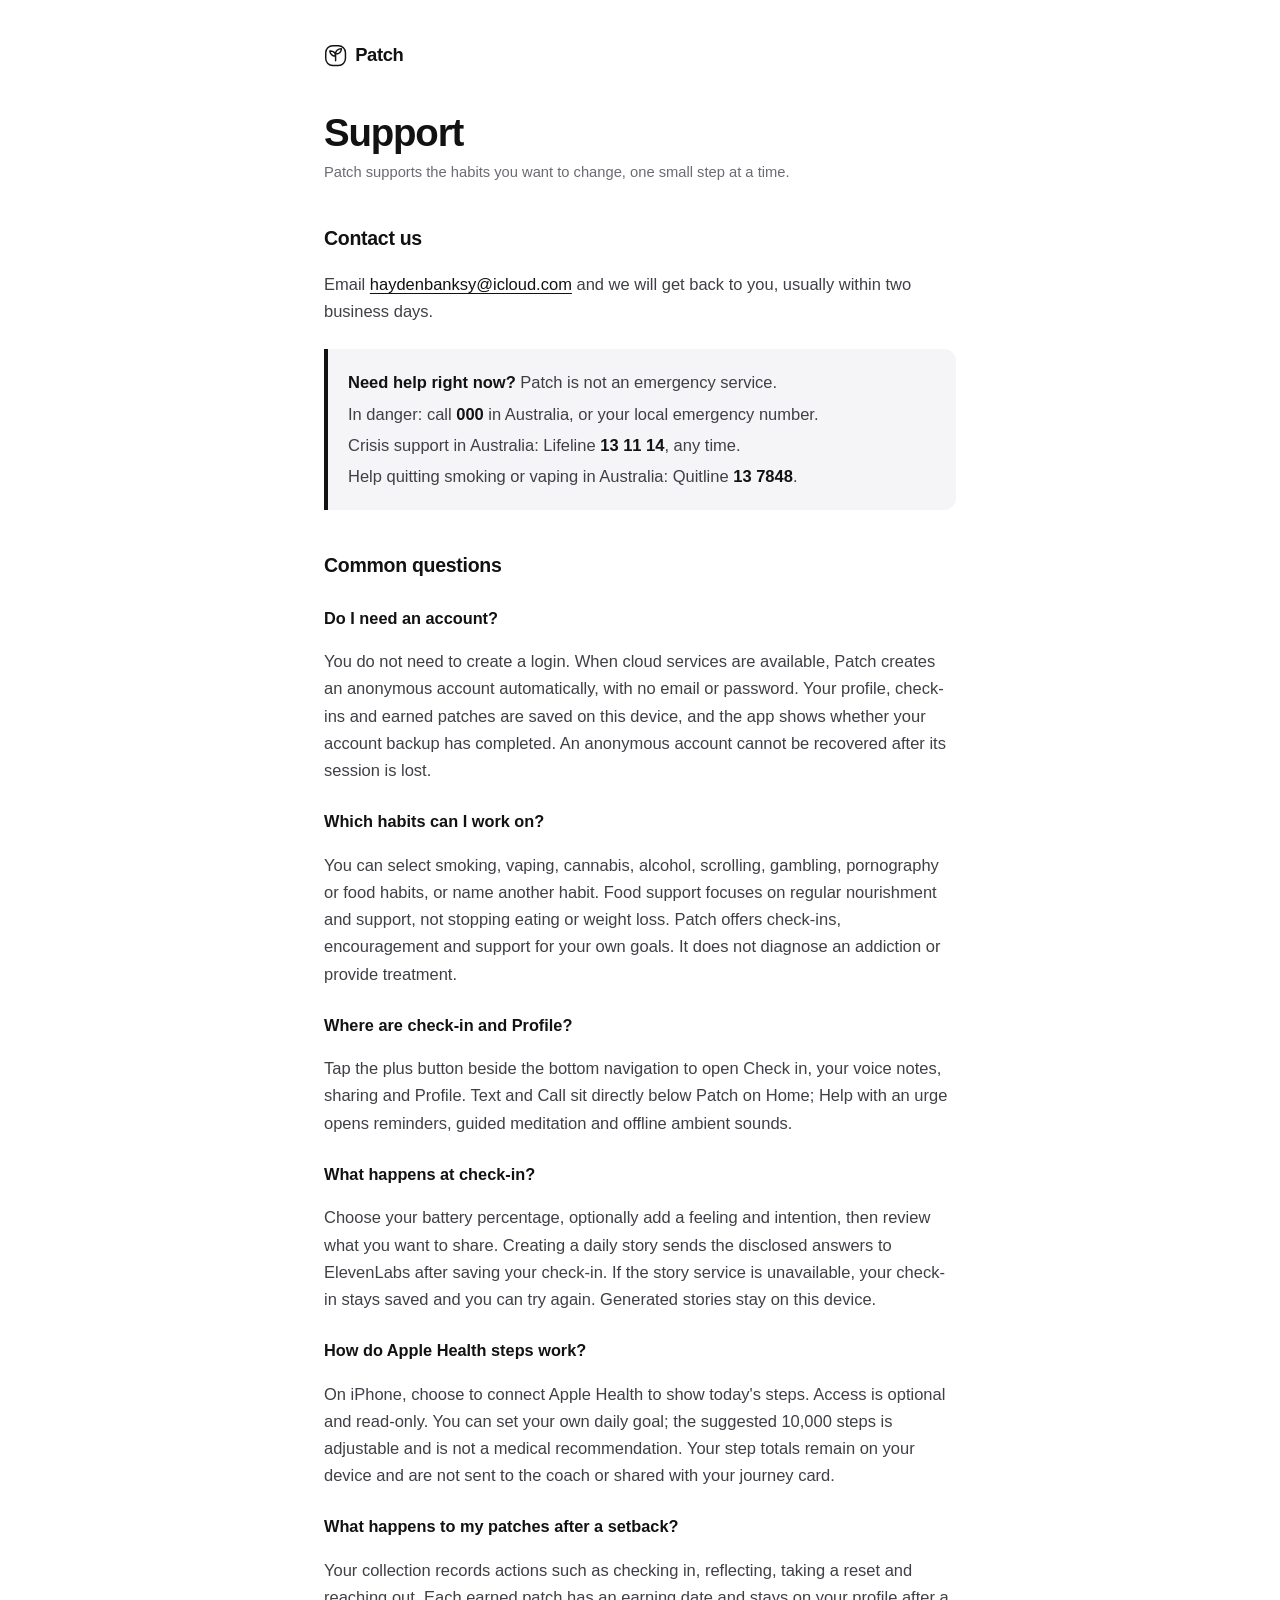
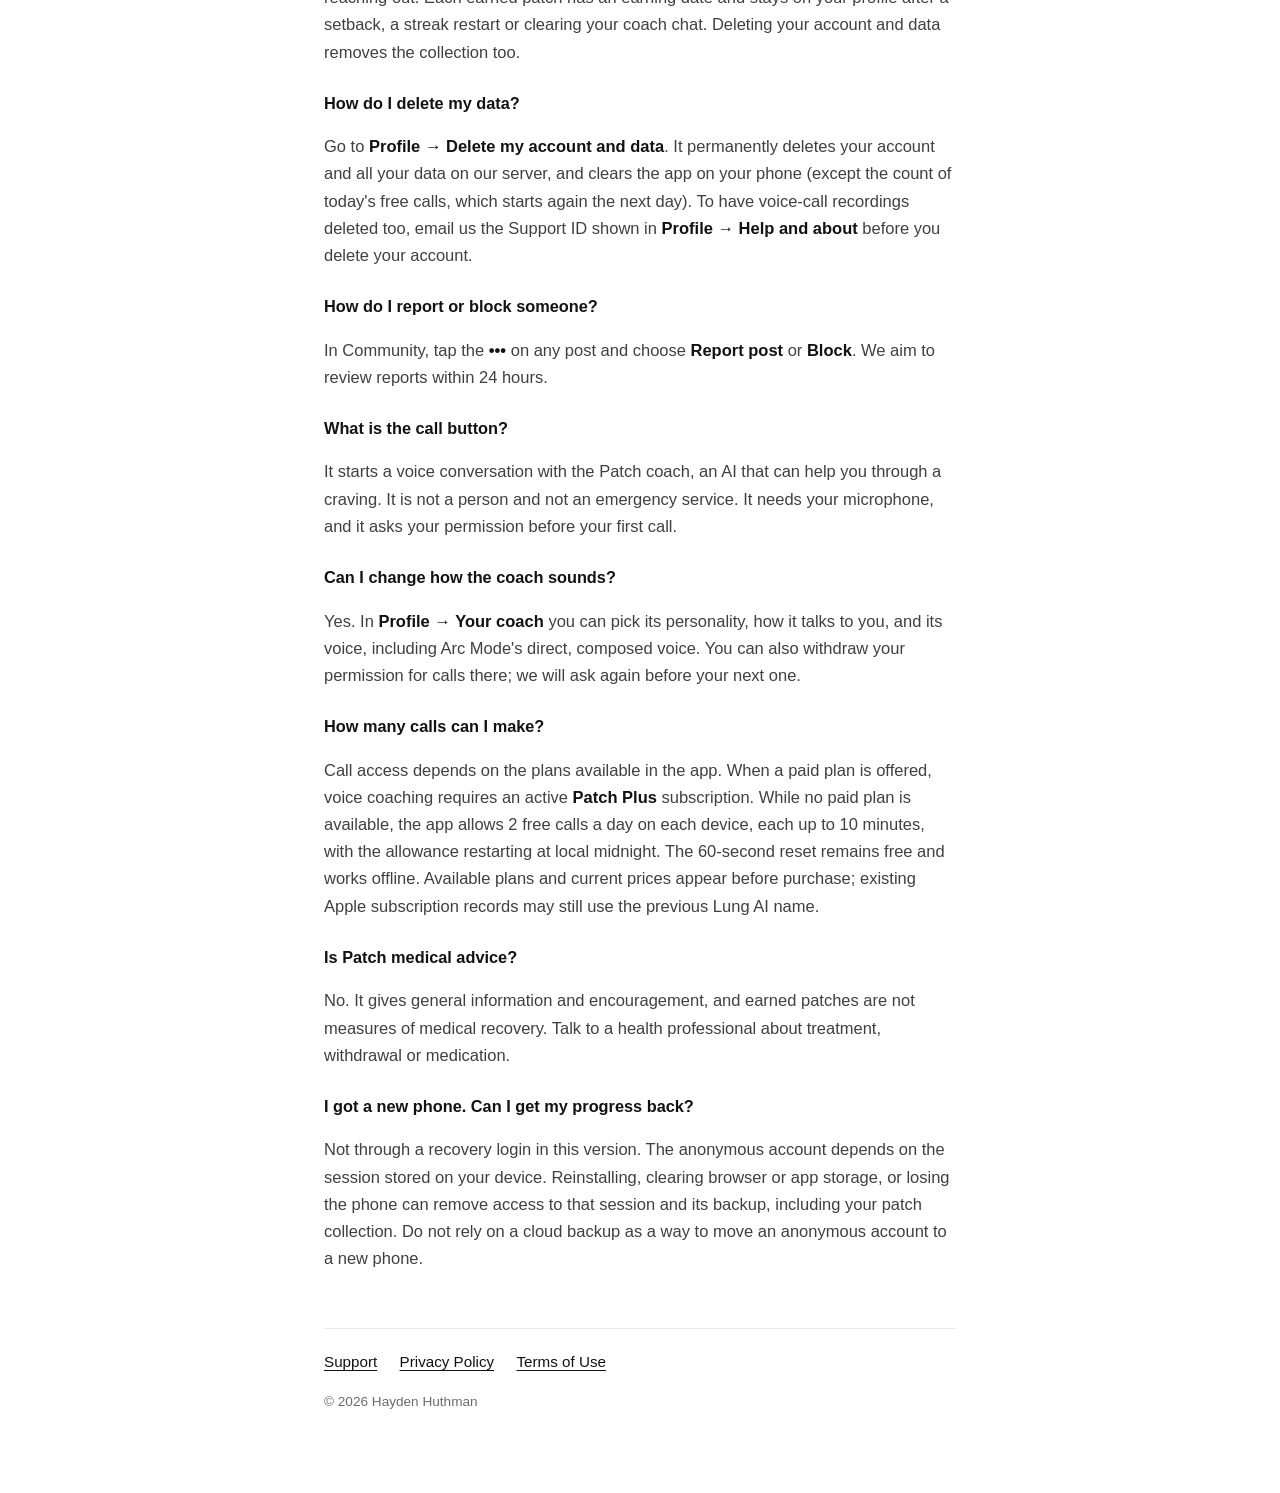
<file: index.html>
<!doctype html>
<html lang="en-AU">
<head>
<meta charset="utf-8">
<meta name="viewport" content="width=device-width, initial-scale=1">
<title>Patch Support</title>
<meta name="description" content="Help with Patch, your companion for changing habits, daily check-ins and earned patches.">
<link rel="stylesheet" href="site.css">
</head>
<body>
<main>
  <a class="brand" href="./">
    <svg viewBox="0 0 40 40" aria-hidden="true"><rect x="3" y="3" width="34" height="34" rx="12" fill="none" stroke="currentColor" stroke-width="2.5"/><path d="M20 29V18m0 3C11 21 10 12 10 12s10-1 10 9Zm0-4c0-8 10-9 10-9s0 10-10 9Z" fill="none" stroke="currentColor" stroke-width="2.5" stroke-linecap="round" stroke-linejoin="round"/></svg>
    Patch
  </a>

  <h1>Support</h1>
  <p class="meta">Patch supports the habits you want to change, one small step at a time.</p>

  <h2>Contact us</h2>
  <p>Email <a href="mailto:haydenbanksy@icloud.com">haydenbanksy@icloud.com</a> and we will get back to you, usually within two business days.</p>

  <div class="urgent" role="note">
    <p><strong>Need help right now?</strong> Patch is not an emergency service.</p>
    <p>In danger: call <strong>000</strong> in Australia, or your local emergency number.</p>
    <p>Crisis support in Australia: Lifeline <strong>13 11 14</strong>, any time.</p>
    <p>Help quitting smoking or vaping in Australia: Quitline <strong>13 7848</strong>.</p>
  </div>

  <h2>Common questions</h2>

  <h3>Do I need an account?</h3>
  <p>You do not need to create a login. When cloud services are available, Patch creates an anonymous account automatically, with no email or password. Your profile, check-ins and earned patches are saved on this device, and the app shows whether your account backup has completed. An anonymous account cannot be recovered after its session is lost.</p>

  <h3>Which habits can I work on?</h3>
  <p>You can select smoking, vaping, cannabis, alcohol, scrolling, gambling, pornography or food habits, or name another habit. Food support focuses on regular nourishment and support, not stopping eating or weight loss. Patch offers check-ins, encouragement and support for your own goals. It does not diagnose an addiction or provide treatment.</p>

  <h3>Where are check-in and Profile?</h3>
  <p>Tap the plus button beside the bottom navigation to open Check in, your voice notes, sharing and Profile. Text and Call sit directly below Patch on Home; Help with an urge opens reminders, guided meditation and offline ambient sounds.</p>

  <h3>What happens at check-in?</h3>
  <p>Choose your battery percentage, optionally add a feeling and intention, then review what you want to share. Creating a daily story sends the disclosed answers to ElevenLabs after saving your check-in. If the story service is unavailable, your check-in stays saved and you can try again. Generated stories stay on this device.</p>

  <h3>How do Apple Health steps work?</h3>
  <p>On iPhone, choose to connect Apple Health to show today's steps. Access is optional and read-only. You can set your own daily goal; the suggested 10,000 steps is adjustable and is not a medical recommendation. Your step totals remain on your device and are not sent to the coach or shared with your journey card.</p>

  <h3>What happens to my patches after a setback?</h3>
  <p>Your collection records actions such as checking in, reflecting, taking a reset and reaching out. Each earned patch has an earning date and stays on your profile after a setback, a streak restart or clearing your coach chat. Deleting your account and data removes the collection too.</p>

  <h3>How do I delete my data?</h3>
  <p>Go to <strong>Profile → Delete my account and data</strong>. It permanently deletes your account and all your data on our server, and clears the app on your phone (except the count of today's free calls, which starts again the next day). To have voice-call recordings deleted too, email us the Support ID shown in <strong>Profile → Help and about</strong> before you delete your account.</p>

  <h3>How do I report or block someone?</h3>
  <p>In Community, tap the <strong>•••</strong> on any post and choose <strong>Report post</strong> or <strong>Block</strong>. We aim to review reports within 24 hours.</p>

  <h3>What is the call button?</h3>
  <p>It starts a voice conversation with the Patch coach, an AI that can help you through a craving. It is not a person and not an emergency service. It needs your microphone, and it asks your permission before your first call.</p>

  <h3>Can I change how the coach sounds?</h3>
  <p>Yes. In <strong>Profile → Your coach</strong> you can pick its personality, how it talks to you, and its voice, including Arc Mode's direct, composed voice. You can also withdraw your permission for calls there; we will ask again before your next one.</p>

  <h3>How many calls can I make?</h3>
  <p>Call access depends on the plans available in the app. When a paid plan is offered, voice coaching requires an active <strong>Patch Plus</strong> subscription. While no paid plan is available, the app allows 2 free calls a day on each device, each up to 10 minutes, with the allowance restarting at local midnight. The 60-second reset remains free and works offline. Available plans and current prices appear before purchase; existing Apple subscription records may still use the previous Lung AI name.</p>

  <h3>Is Patch medical advice?</h3>
  <p>No. It gives general information and encouragement, and earned patches are not measures of medical recovery. Talk to a health professional about treatment, withdrawal or medication.</p>

  <h3>I got a new phone. Can I get my progress back?</h3>
  <p>Not through a recovery login in this version. The anonymous account depends on the session stored on your device. Reinstalling, clearing browser or app storage, or losing the phone can remove access to that session and its backup, including your patch collection. Do not rely on a cloud backup as a way to move an anonymous account to a new phone.</p>

  <nav class="legal" aria-label="Patch pages">
    <a href="./" aria-current="page">Support</a>
    <a href="privacy.html">Privacy Policy</a>
    <a href="terms.html">Terms of Use</a>
  </nav>
  <footer>© 2026 Hayden Huthman</footer>
</main>
</body>
</html>
</file>
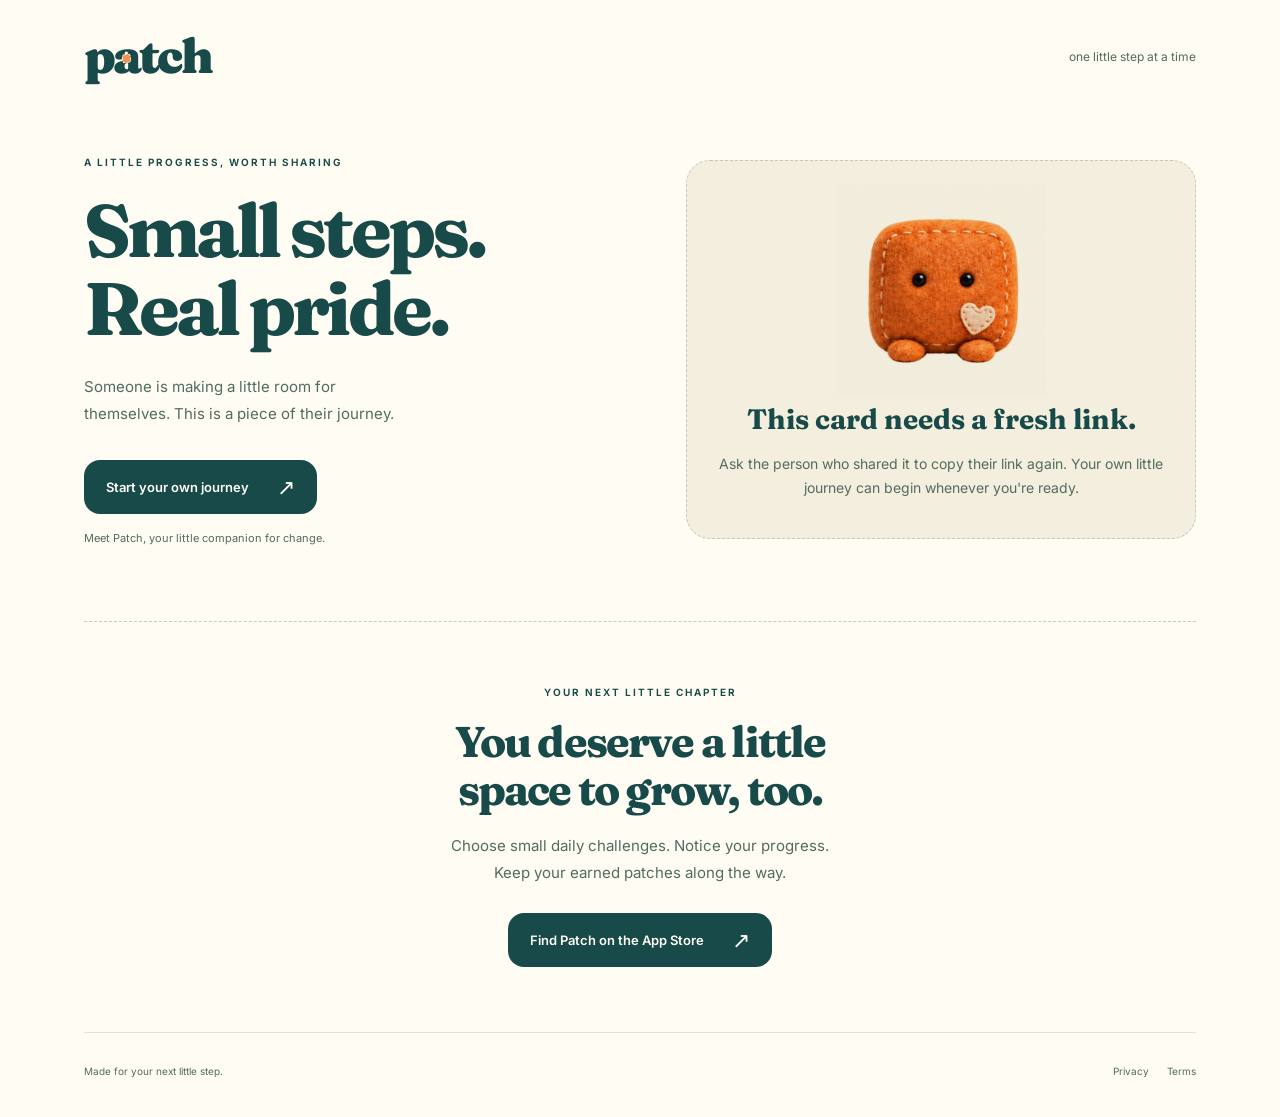
<file: share/index.html>
<!doctype html>
<html lang="en">
<head>
  <meta charset="UTF-8" />
  <meta name="viewport" content="width=device-width, initial-scale=1" />
  <meta name="theme-color" content="#174A49" />
  <meta name="referrer" content="no-referrer" />
  <meta name="description" content="A little progress, worth sharing. Make room for yourself, one small step at a time with Patch." />
  <meta property="og:type" content="website" />
  <meta property="og:title" content="A little progress, worth sharing · Patch" />
  <meta property="og:description" content="Someone shared a little piece of their journey. Open their Patch card, then start your own." />
  <meta property="og:image" content="https://haydohuthman-hash.github.io/lung-ai-legal/share/og.png" />
  <meta property="og:image:width" content="1200" />
  <meta property="og:image:height" content="630" />
  <meta property="og:image:alt" content="Patch: one little step at a time, with our orange felt companion." />
  <meta name="twitter:card" content="summary_large_image" />
  <meta name="twitter:title" content="A little progress, worth sharing · Patch" />
  <meta name="twitter:description" content="Someone shared a little piece of their journey. Open their Patch card, then start your own." />
  <meta name="twitter:image" content="https://haydohuthman-hash.github.io/lung-ai-legal/share/og.png" />
  <title>A little progress, worth sharing · Patch</title>
  <link rel="icon" href="./favicon.svg" type="image/svg+xml" />
  <link rel="stylesheet" href="./styles.css" />
</head>
<body>
  <header class="header"><a class="wordmark" href="https://apps.apple.com/app/id6810251830" aria-label="Patch on the App Store">p<span class="wordmark-a">a<i aria-hidden="true"></i></span>tch</a><span class="header-note">one little step at a time</span></header>
  <main>
    <div class="intro"><span class="eyebrow">A LITTLE PROGRESS, WORTH SHARING</span><h1>Small steps.<br /> Real pride.</h1><p>Someone is making a little room for themselves. This is a piece of their journey.</p><a class="primary intro-cta" href="https://apps.apple.com/app/id6810251830">Start your own journey <span aria-hidden="true">↗</span></a><span class="intro-footnote">Meet Patch, your little companion for change.</span></div>
    <section class="shared" aria-label="Shared Patch progress">
      <article class="card" id="progress-card" hidden>
        <div class="card-inner"><span class="wordmark card-wordmark" aria-label="Patch">p<span class="wordmark-a">a<i aria-hidden="true"></i></span>tch</span><span class="card-kicker">ONE LITTLE STEP AT A TIME</span><h2 class="day-heading"><span class="day-label">day</span><span class="day-number" id="day-number"></span><span class="timer-display" id="timer-display" hidden><span class="journey-clock" id="journey-clock" role="timer" aria-live="off"></span><span class="clock-labels" aria-hidden="true">hours <i>·</i> minutes <i>·</i> seconds</span></span><span class="day-caption">of my journey</span></h2><img class="mascot" src="./mascot.png" width="360" height="360" alt="Patch, a little orange felt companion" /><blockquote id="quote"></blockquote></div>
        <footer class="card-footer">Make a little room for yourself.<span>Find Patch on the App Store</span></footer>
      </article>
      <article class="unavailable" id="unavailable" hidden><img src="./mascot.png" width="210" height="210" alt="Patch, your little companion" /><h2>This card needs a fresh link.</h2><p>Ask the person who shared it to copy their link again. Your own little journey can begin whenever you're ready.</p></article>
      <noscript><div class="unavailable"><h2>A little progress, worth sharing.</h2><p>Turn on JavaScript to see this person's progress timer and quote. You can also find Patch on the App Store below.</p></div></noscript>
      <div class="card-actions" id="card-actions" hidden><button class="secondary" id="share-button" type="button">Share this card <span aria-hidden="true">↗</span></button><button class="secondary" id="save-button" type="button" disabled>Create image ↓</button></div>
      <p class="image-note" id="image-note" role="status" hidden></p><button class="refresh-image" id="refresh-image" type="button" hidden>Refresh image snapshot</button>
      <p class="status" id="status" role="status" aria-live="polite"></p>
      <div class="manual-copy" id="manual-copy" hidden><label for="share-link">Copy this link</label><input id="share-link" readonly /></div>
      <p class="snapshot-note" id="snapshot-note" hidden>A moment from their journey. This day count stays as it was when shared.</p>
    </section>
    <section class="bottom-cta"><span class="eyebrow">YOUR NEXT LITTLE CHAPTER</span><h2>You deserve a little<br />space to grow, too.</h2><p>Choose small daily challenges. Notice your progress. Keep your earned patches along the way.</p><a class="primary" href="https://apps.apple.com/app/id6810251830">Find Patch on the App Store <span aria-hidden="true">↗</span></a></section>
  </main>
  <footer class="page-footer"><span>Made for your next little step.</span><nav aria-label="Legal"><a href="../privacy.html">Privacy</a><a href="../terms.html">Terms</a></nav></footer>
  <script type="module" src="./page.js"></script>
</body>
</html>
</file>
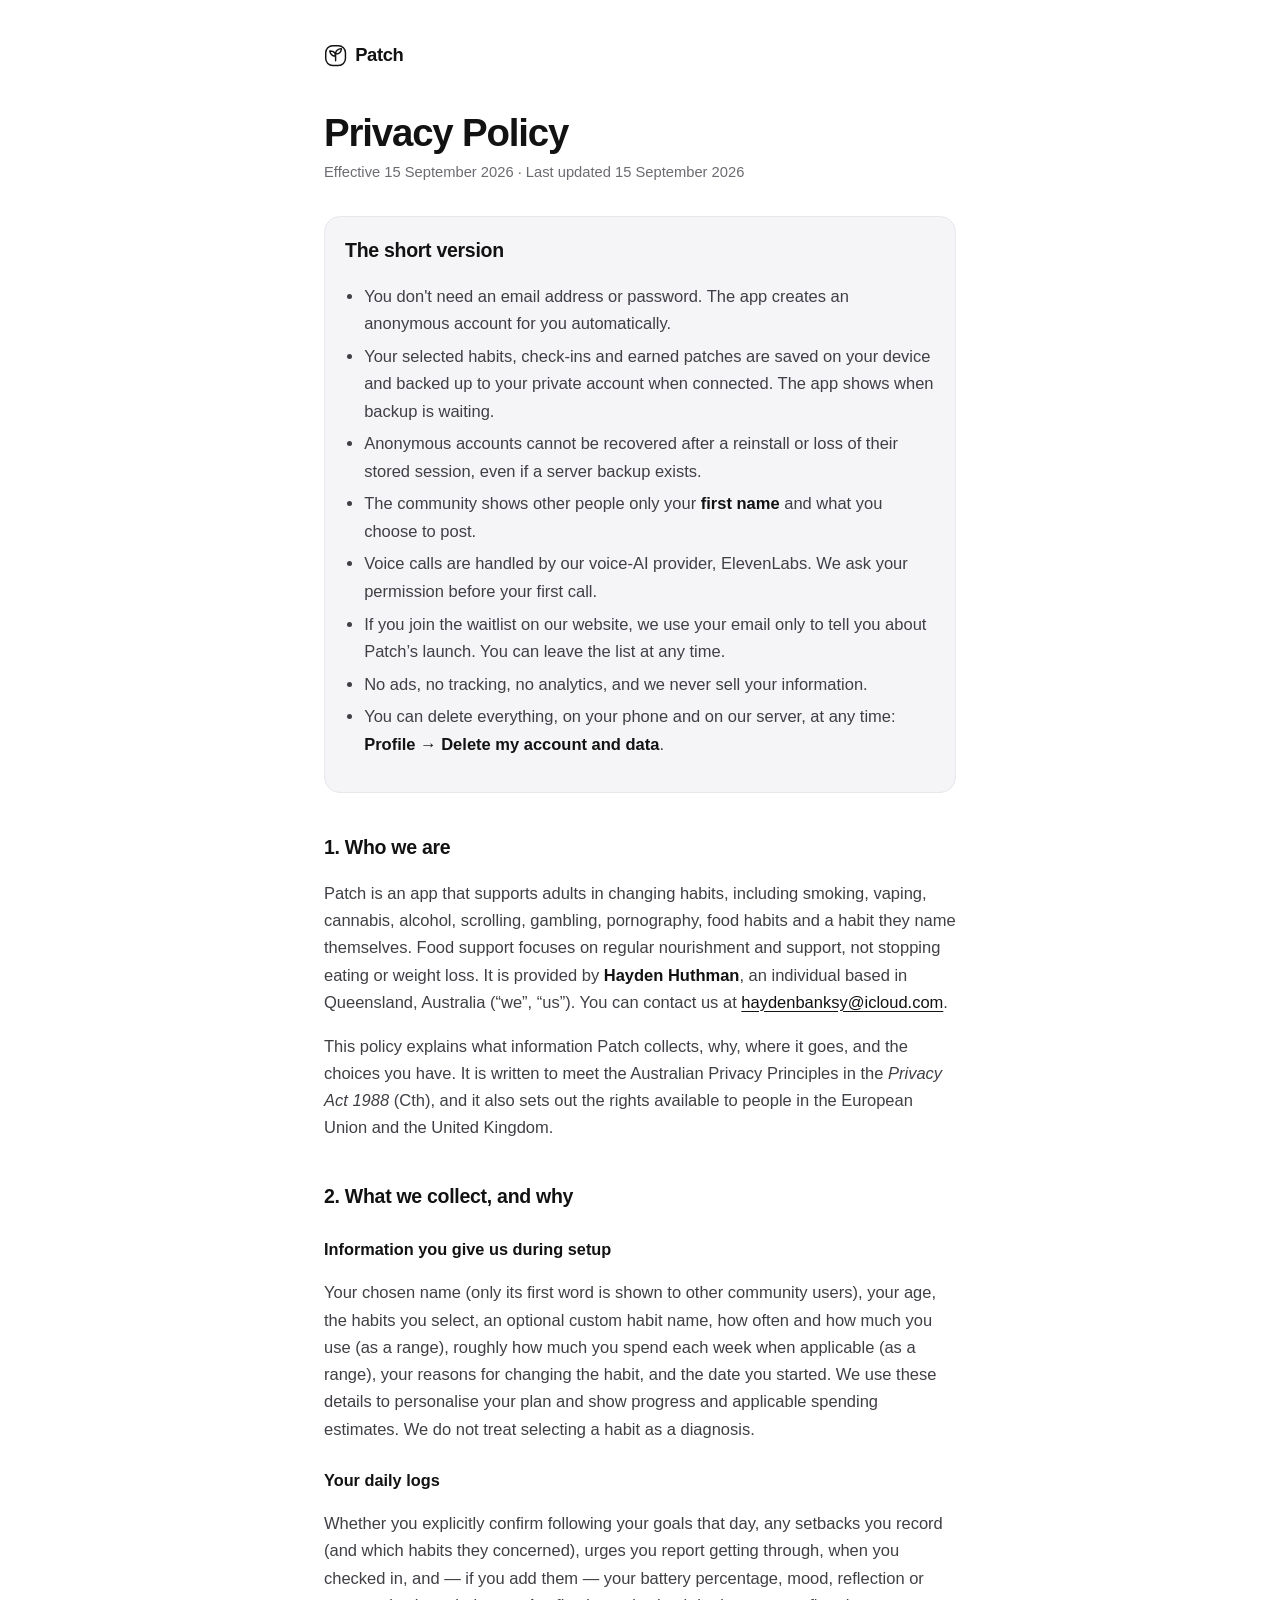
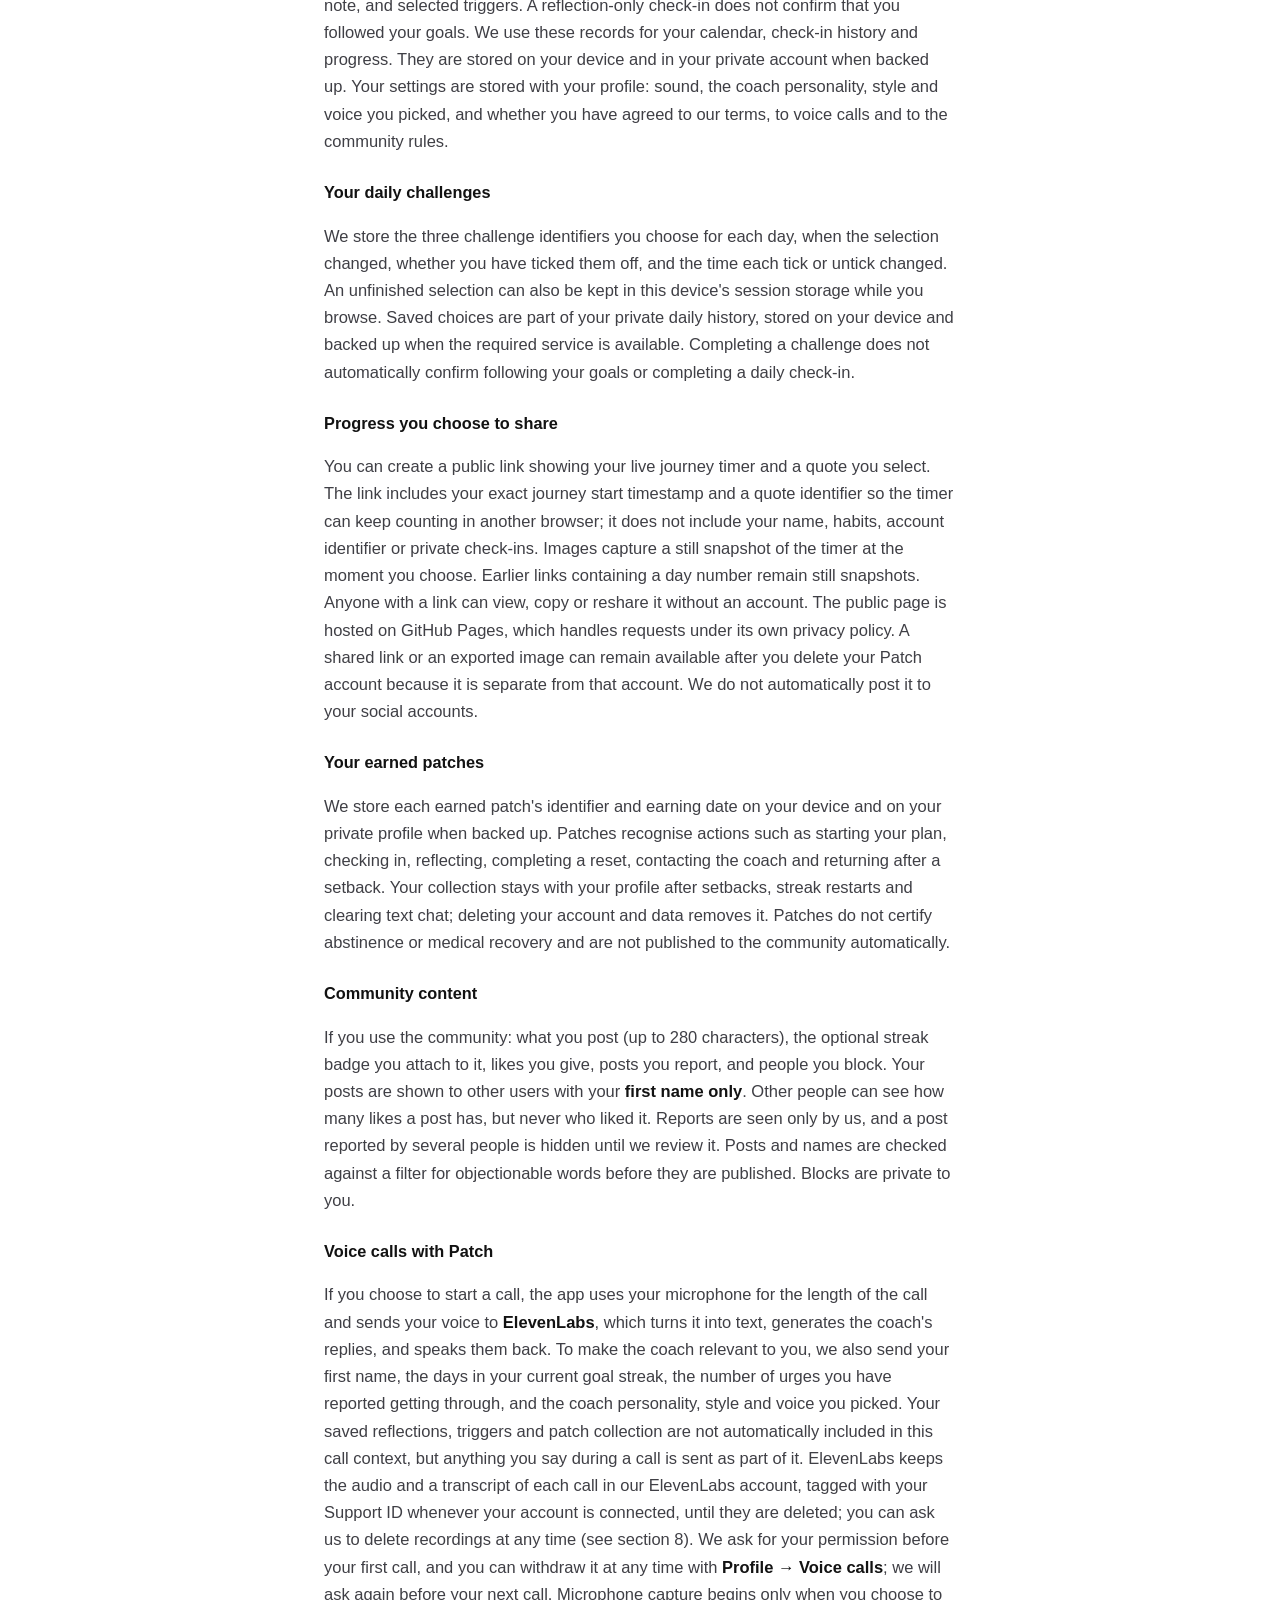
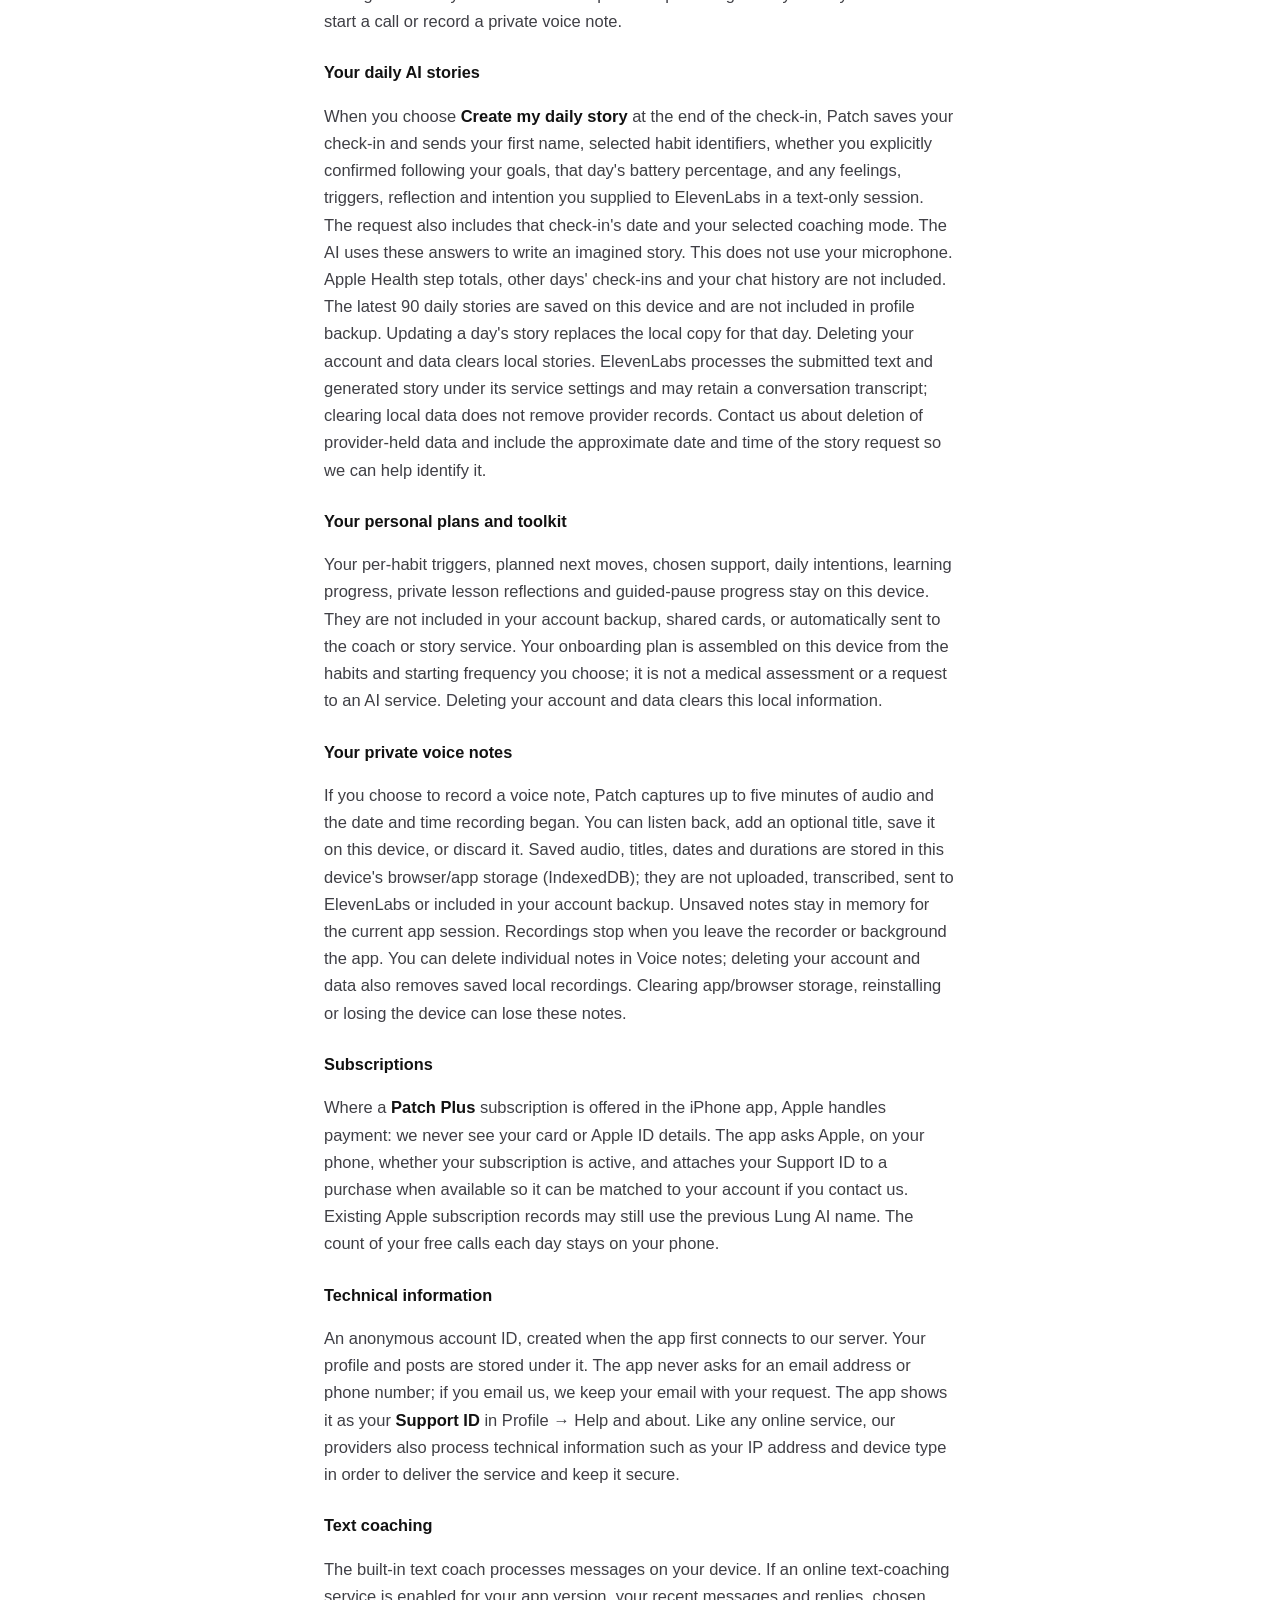
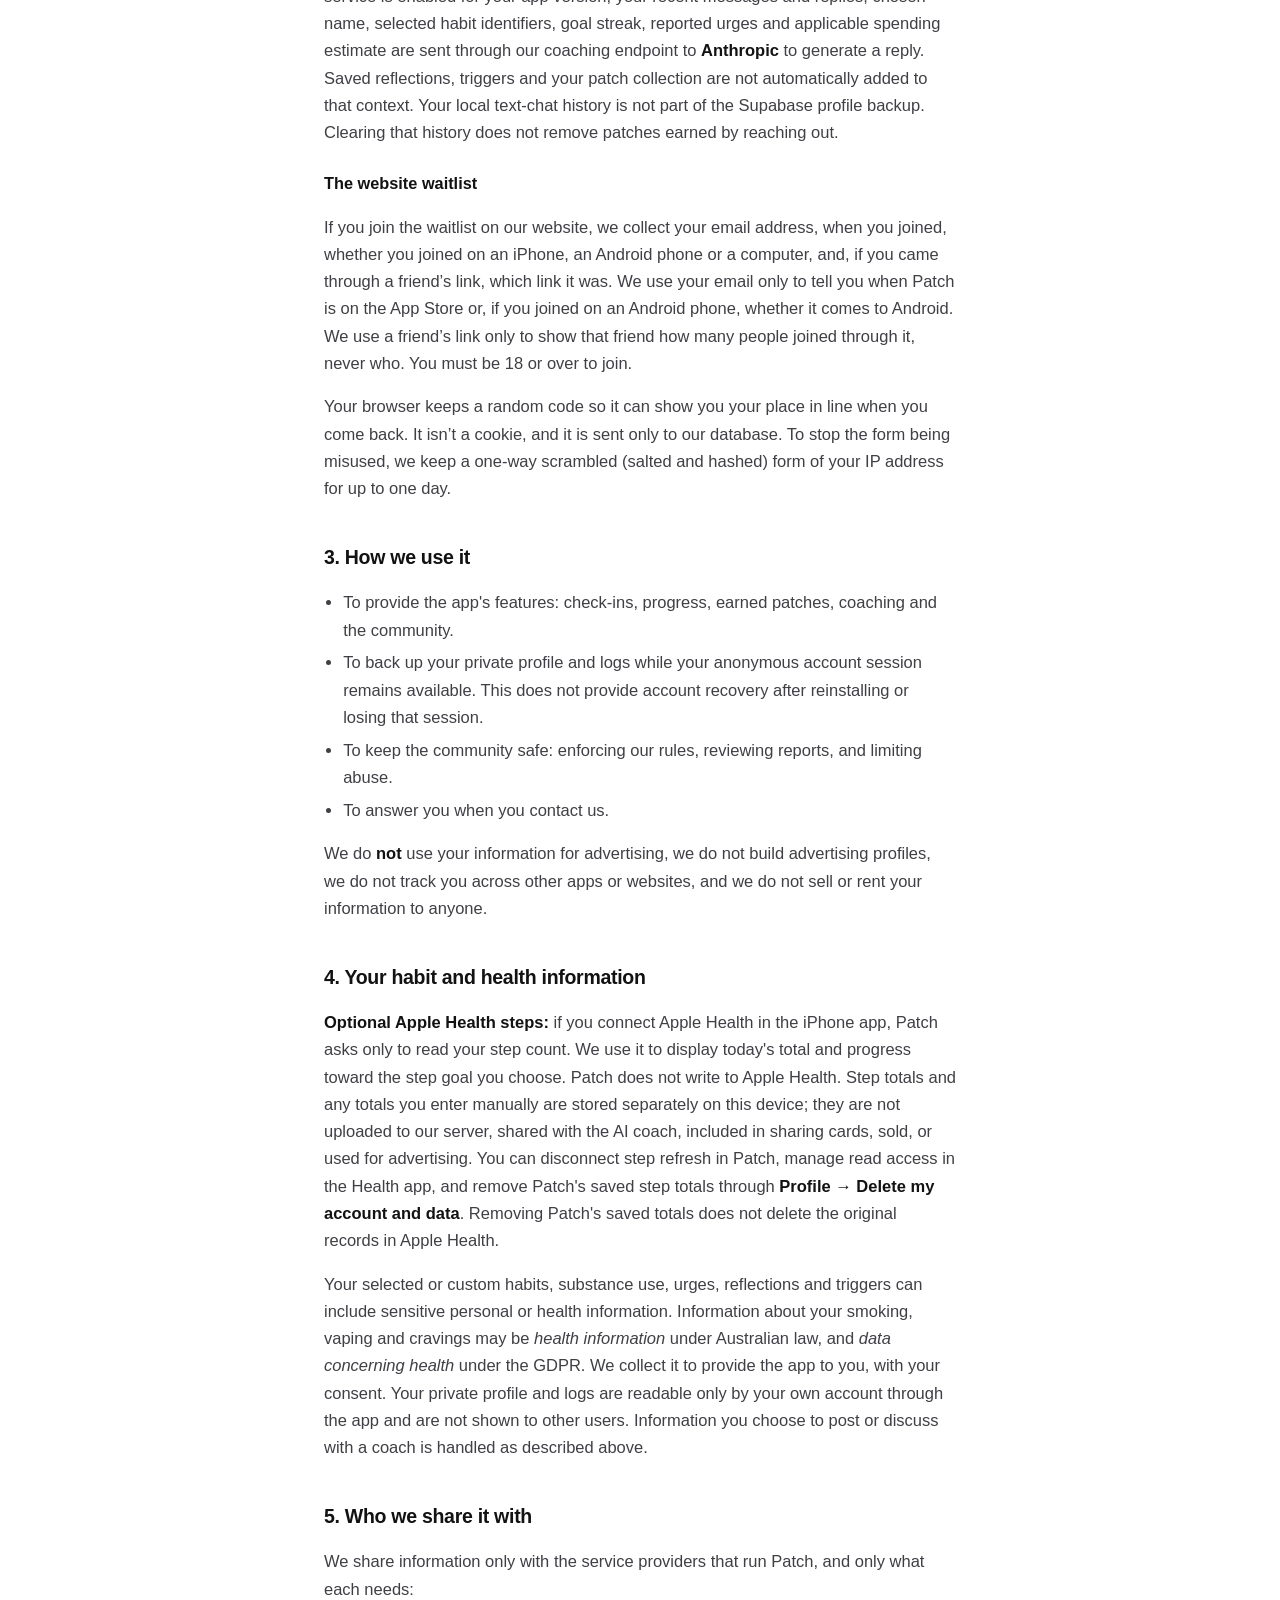
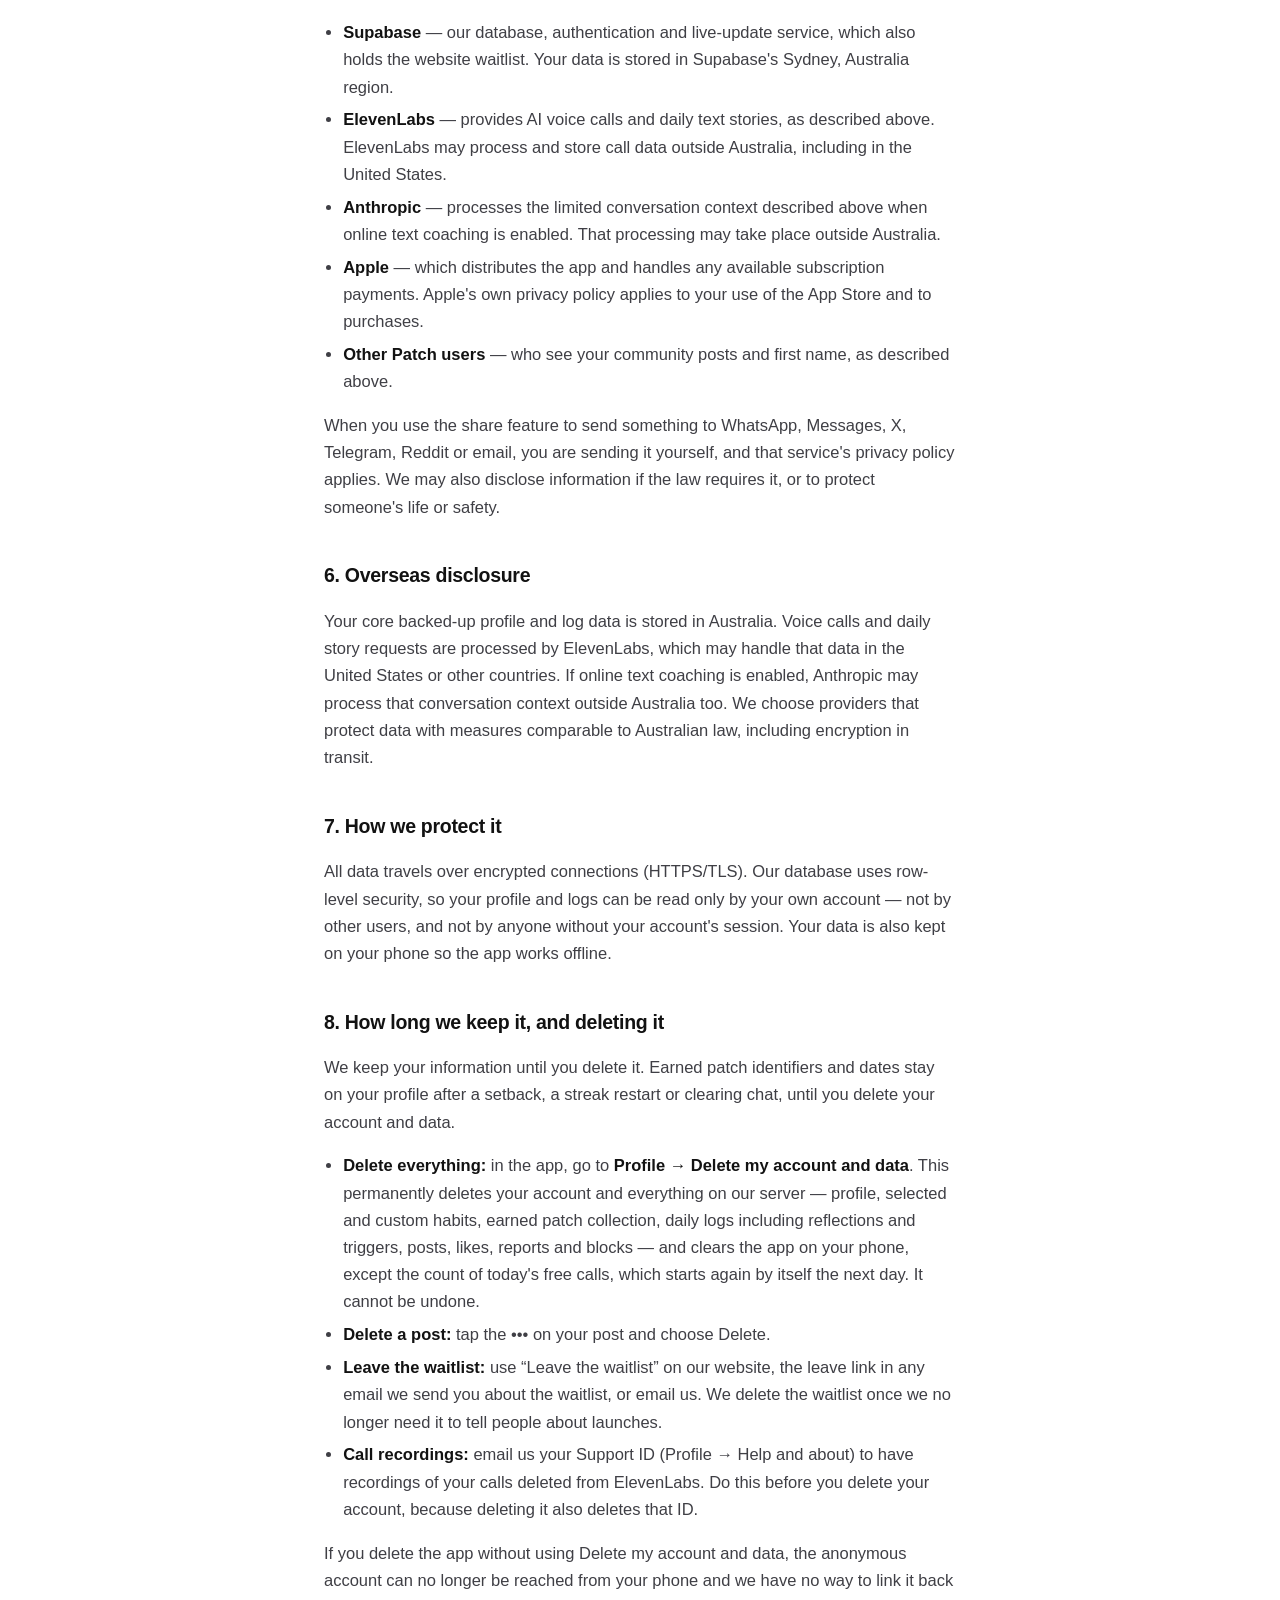
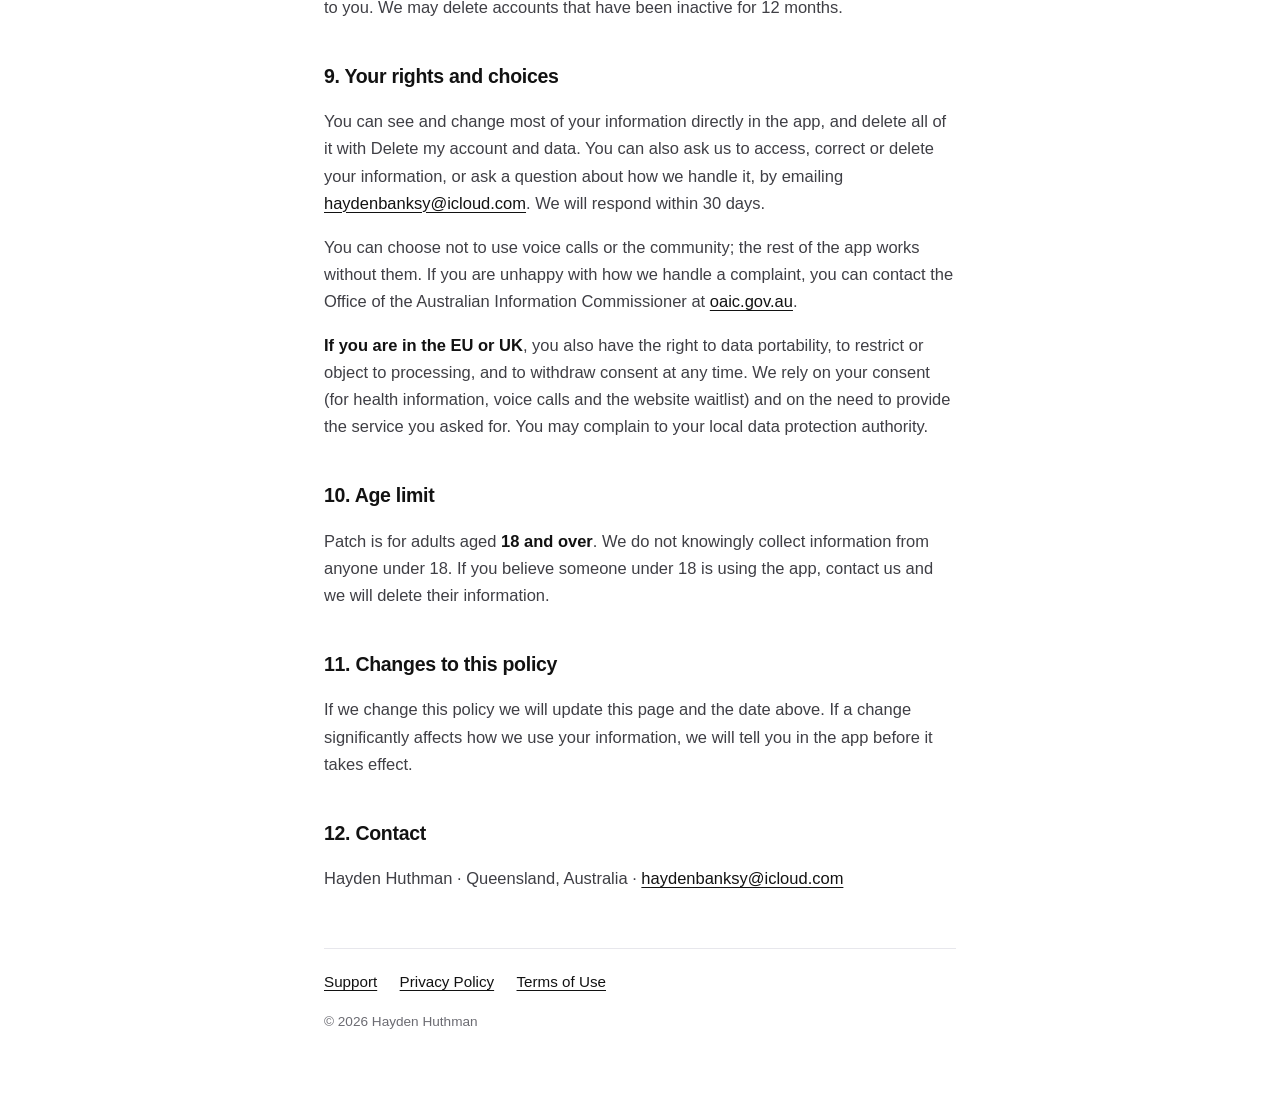
<file: privacy.html>
<!doctype html>
<html lang="en-AU">
<head>
<meta charset="utf-8">
<meta name="viewport" content="width=device-width, initial-scale=1">
<title>Privacy Policy · Patch</title>
<meta name="description" content="How Patch collects, uses, stores and shares your information.">
<link rel="stylesheet" href="site.css">
</head>
<body>
<main>
  <a class="brand" href="./">
    <svg viewBox="0 0 40 40" aria-hidden="true"><rect x="3" y="3" width="34" height="34" rx="12" fill="none" stroke="currentColor" stroke-width="2.5"/><path d="M20 29V18m0 3C11 21 10 12 10 12s10-1 10 9Zm0-4c0-8 10-9 10-9s0 10-10 9Z" fill="none" stroke="currentColor" stroke-width="2.5" stroke-linecap="round" stroke-linejoin="round"/></svg>
    Patch
  </a>

  <h1>Privacy Policy</h1>
  <p class="meta">Effective 15 September 2026 · Last updated 15 September 2026</p>

  <section class="summary" aria-labelledby="short">
    <h2 id="short">The short version</h2>
    <ul>
      <li>You don't need an email address or password. The app creates an anonymous account for you automatically.</li>
      <li>Your selected habits, check-ins and earned patches are saved on your device and backed up to your private account when connected. The app shows when backup is waiting.</li>
      <li>Anonymous accounts cannot be recovered after a reinstall or loss of their stored session, even if a server backup exists.</li>
      <li>The community shows other people only your <strong>first name</strong> and what you choose to post.</li>
      <li>Voice calls are handled by our voice-AI provider, ElevenLabs. We ask your permission before your first call.</li>
      <li>If you join the waitlist on our website, we use your email only to tell you about Patch&rsquo;s launch. You can leave the list at any time.</li>
      <li>No ads, no tracking, no analytics, and we never sell your information.</li>
      <li>You can delete everything, on your phone and on our server, at any time: <strong>Profile → Delete my account and data</strong>.</li>
    </ul>
  </section>

  <h2>1. Who we are</h2>
  <p>Patch is an app that supports adults in changing habits, including smoking, vaping, cannabis, alcohol, scrolling, gambling, pornography, food habits and a habit they name themselves. Food support focuses on regular nourishment and support, not stopping eating or weight loss. It is provided by <strong>Hayden Huthman</strong>, an individual based in Queensland, Australia (“we”, “us”). You can contact us at <a href="mailto:haydenbanksy@icloud.com">haydenbanksy@icloud.com</a>.</p>
  <p>This policy explains what information Patch collects, why, where it goes, and the choices you have. It is written to meet the Australian Privacy Principles in the <em>Privacy Act 1988</em> (Cth), and it also sets out the rights available to people in the European Union and the United Kingdom.</p>

  <h2>2. What we collect, and why</h2>

  <h3>Information you give us during setup</h3>
  <p>Your chosen name (only its first word is shown to other community users), your age, the habits you select, an optional custom habit name, how often and how much you use (as a range), roughly how much you spend each week when applicable (as a range), your reasons for changing the habit, and the date you started. We use these details to personalise your plan and show progress and applicable spending estimates. We do not treat selecting a habit as a diagnosis.</p>

  <h3>Your daily logs</h3>
  <p>Whether you explicitly confirm following your goals that day, any setbacks you record (and which habits they concerned), urges you report getting through, when you checked in, and — if you add them — your battery percentage, mood, reflection or note, and selected triggers. A reflection-only check-in does not confirm that you followed your goals. We use these records for your calendar, check-in history and progress. They are stored on your device and in your private account when backed up. Your settings are stored with your profile: sound, the coach personality, style and voice you picked, and whether you have agreed to our terms, to voice calls and to the community rules.</p>

  <h3>Your daily challenges</h3>
  <p>We store the three challenge identifiers you choose for each day, when the selection changed, whether you have ticked them off, and the time each tick or untick changed. An unfinished selection can also be kept in this device's session storage while you browse. Saved choices are part of your private daily history, stored on your device and backed up when the required service is available. Completing a challenge does not automatically confirm following your goals or completing a daily check-in.</p>
  <h3>Progress you choose to share</h3>
  <p>You can create a public link showing your live journey timer and a quote you select. The link includes your exact journey start timestamp and a quote identifier so the timer can keep counting in another browser; it does not include your name, habits, account identifier or private check-ins. Images capture a still snapshot of the timer at the moment you choose. Earlier links containing a day number remain still snapshots. Anyone with a link can view, copy or reshare it without an account. The public page is hosted on GitHub Pages, which handles requests under its own privacy policy. A shared link or an exported image can remain available after you delete your Patch account because it is separate from that account. We do not automatically post it to your social accounts.</p>

  <h3>Your earned patches</h3>
  <p>We store each earned patch's identifier and earning date on your device and on your private profile when backed up. Patches recognise actions such as starting your plan, checking in, reflecting, completing a reset, contacting the coach and returning after a setback. Your collection stays with your profile after setbacks, streak restarts and clearing text chat; deleting your account and data removes it. Patches do not certify abstinence or medical recovery and are not published to the community automatically.</p>

  <h3>Community content</h3>
  <p>If you use the community: what you post (up to 280 characters), the optional streak badge you attach to it, likes you give, posts you report, and people you block. Your posts are shown to other users with your <strong>first name only</strong>. Other people can see how many likes a post has, but never who liked it. Reports are seen only by us, and a post reported by several people is hidden until we review it. Posts and names are checked against a filter for objectionable words before they are published. Blocks are private to you.</p>

  <h3>Voice calls with Patch</h3>
  <p>If you choose to start a call, the app uses your microphone for the length of the call and sends your voice to <strong>ElevenLabs</strong>, which turns it into text, generates the coach's replies, and speaks them back. To make the coach relevant to you, we also send your first name, the days in your current goal streak, the number of urges you have reported getting through, and the coach personality, style and voice you picked. Your saved reflections, triggers and patch collection are not automatically included in this call context, but anything you say during a call is sent as part of it. ElevenLabs keeps the audio and a transcript of each call in our ElevenLabs account, tagged with your Support ID whenever your account is connected, until they are deleted; you can ask us to delete recordings at any time (see section 8). We ask for your permission before your first call, and you can withdraw it at any time with <strong>Profile → Voice calls</strong>; we will ask again before your next call. Microphone capture begins only when you choose to start a call or record a private voice note.</p>

  <h3>Your daily AI stories</h3>
  <p>When you choose <strong>Create my daily story</strong> at the end of the check-in, Patch saves your check-in and sends your first name, selected habit identifiers, whether you explicitly confirmed following your goals, that day's battery percentage, and any feelings, triggers, reflection and intention you supplied to ElevenLabs in a text-only session. The request also includes that check-in's date and your selected coaching mode. The AI uses these answers to write an imagined story. This does not use your microphone. Apple Health step totals, other days' check-ins and your chat history are not included. The latest 90 daily stories are saved on this device and are not included in profile backup. Updating a day's story replaces the local copy for that day. Deleting your account and data clears local stories. ElevenLabs processes the submitted text and generated story under its service settings and may retain a conversation transcript; clearing local data does not remove provider records. Contact us about deletion of provider-held data and include the approximate date and time of the story request so we can help identify it.</p>

  <h3>Your personal plans and toolkit</h3>
  <p>Your per-habit triggers, planned next moves, chosen support, daily intentions, learning progress, private lesson reflections and guided-pause progress stay on this device. They are not included in your account backup, shared cards, or automatically sent to the coach or story service. Your onboarding plan is assembled on this device from the habits and starting frequency you choose; it is not a medical assessment or a request to an AI service. Deleting your account and data clears this local information.</p>

  <h3>Your private voice notes</h3>
  <p>If you choose to record a voice note, Patch captures up to five minutes of audio and the date and time recording began. You can listen back, add an optional title, save it on this device, or discard it. Saved audio, titles, dates and durations are stored in this device's browser/app storage (IndexedDB); they are not uploaded, transcribed, sent to ElevenLabs or included in your account backup. Unsaved notes stay in memory for the current app session. Recordings stop when you leave the recorder or background the app. You can delete individual notes in Voice notes; deleting your account and data also removes saved local recordings. Clearing app/browser storage, reinstalling or losing the device can lose these notes.</p>

  <h3>Subscriptions</h3>
  <p>Where a <strong>Patch Plus</strong> subscription is offered in the iPhone app, Apple handles payment: we never see your card or Apple ID details. The app asks Apple, on your phone, whether your subscription is active, and attaches your Support ID to a purchase when available so it can be matched to your account if you contact us. Existing Apple subscription records may still use the previous Lung AI name. The count of your free calls each day stays on your phone.</p>

  <h3>Technical information</h3>
  <p>An anonymous account ID, created when the app first connects to our server. Your profile and posts are stored under it. The app never asks for an email address or phone number; if you email us, we keep your email with your request. The app shows it as your <strong>Support ID</strong> in Profile → Help and about. Like any online service, our providers also process technical information such as your IP address and device type in order to deliver the service and keep it secure.</p>

  <h3>Text coaching</h3>
  <p>The built-in text coach processes messages on your device. If an online text-coaching service is enabled for your app version, your recent messages and replies, chosen name, selected habit identifiers, goal streak, reported urges and applicable spending estimate are sent through our coaching endpoint to <strong>Anthropic</strong> to generate a reply. Saved reflections, triggers and your patch collection are not automatically added to that context. Your local text-chat history is not part of the Supabase profile backup. Clearing that history does not remove patches earned by reaching out.</p>

  <h3 id="waitlist">The website waitlist</h3>
  <p>If you join the waitlist on our website, we collect your email address, when you joined, whether you joined on an iPhone, an Android phone or a computer, and, if you came through a friend&rsquo;s link, which link it was. We use your email only to tell you when Patch is on the App Store or, if you joined on an Android phone, whether it comes to Android. We use a friend&rsquo;s link only to show that friend how many people joined through it, never who. You must be 18 or over to join.</p>
  <p>Your browser keeps a random code so it can show you your place in line when you come back. It isn&rsquo;t a cookie, and it is sent only to our database. To stop the form being misused, we keep a one-way scrambled (salted and hashed) form of your IP address for up to one day.</p>

  <h2>3. How we use it</h2>
  <ul>
    <li>To provide the app's features: check-ins, progress, earned patches, coaching and the community.</li>
    <li>To back up your private profile and logs while your anonymous account session remains available. This does not provide account recovery after reinstalling or losing that session.</li>
    <li>To keep the community safe: enforcing our rules, reviewing reports, and limiting abuse.</li>
    <li>To answer you when you contact us.</li>
  </ul>
  <p>We do <strong>not</strong> use your information for advertising, we do not build advertising profiles, we do not track you across other apps or websites, and we do not sell or rent your information to anyone.</p>

  <h2>4. Your habit and health information</h2>
  <p><strong>Optional Apple Health steps:</strong> if you connect Apple Health in the iPhone app, Patch asks only to read your step count. We use it to display today's total and progress toward the step goal you choose. Patch does not write to Apple Health. Step totals and any totals you enter manually are stored separately on this device; they are not uploaded to our server, shared with the AI coach, included in sharing cards, sold, or used for advertising. You can disconnect step refresh in Patch, manage read access in the Health app, and remove Patch's saved step totals through <strong>Profile → Delete my account and data</strong>. Removing Patch's saved totals does not delete the original records in Apple Health.</p>
  <p>Your selected or custom habits, substance use, urges, reflections and triggers can include sensitive personal or health information. Information about your smoking, vaping and cravings may be <em>health information</em> under Australian law, and <em>data concerning health</em> under the GDPR. We collect it to provide the app to you, with your consent. Your private profile and logs are readable only by your own account through the app and are not shown to other users. Information you choose to post or discuss with a coach is handled as described above.</p>

  <h2>5. Who we share it with</h2>
  <p>We share information only with the service providers that run Patch, and only what each needs:</p>
  <ul>
    <li><strong>Supabase</strong> — our database, authentication and live-update service, which also holds the website waitlist. Your data is stored in Supabase's Sydney, Australia region.</li>
    <li><strong>ElevenLabs</strong> — provides AI voice calls and daily text stories, as described above. ElevenLabs may process and store call data outside Australia, including in the United States.</li>
    <li><strong>Anthropic</strong> — processes the limited conversation context described above when online text coaching is enabled. That processing may take place outside Australia.</li>
    <li><strong>Apple</strong> — which distributes the app and handles any available subscription payments. Apple's own privacy policy applies to your use of the App Store and to purchases.</li>
    <li><strong>Other Patch users</strong> — who see your community posts and first name, as described above.</li>
  </ul>
  <p>When you use the share feature to send something to WhatsApp, Messages, X, Telegram, Reddit or email, you are sending it yourself, and that service's privacy policy applies. We may also disclose information if the law requires it, or to protect someone's life or safety.</p>

  <h2>6. Overseas disclosure</h2>
  <p>Your core backed-up profile and log data is stored in Australia. Voice calls and daily story requests are processed by ElevenLabs, which may handle that data in the United States or other countries. If online text coaching is enabled, Anthropic may process that conversation context outside Australia too. We choose providers that protect data with measures comparable to Australian law, including encryption in transit.</p>

  <h2>7. How we protect it</h2>
  <p>All data travels over encrypted connections (HTTPS/TLS). Our database uses row-level security, so your profile and logs can be read only by your own account — not by other users, and not by anyone without your account's session. Your data is also kept on your phone so the app works offline.</p>

  <h2>8. How long we keep it, and deleting it</h2>
  <p>We keep your information until you delete it. Earned patch identifiers and dates stay on your profile after a setback, a streak restart or clearing chat, until you delete your account and data.</p>
  <ul>
    <li><strong>Delete everything:</strong> in the app, go to <strong>Profile → Delete my account and data</strong>. This permanently deletes your account and everything on our server — profile, selected and custom habits, earned patch collection, daily logs including reflections and triggers, posts, likes, reports and blocks — and clears the app on your phone, except the count of today's free calls, which starts again by itself the next day. It cannot be undone.</li>
    <li><strong>Delete a post:</strong> tap the ••• on your post and choose Delete.</li>
    <li><strong>Leave the waitlist:</strong> use &ldquo;Leave the waitlist&rdquo; on our website, the leave link in any email we send you about the waitlist, or email us. We delete the waitlist once we no longer need it to tell people about launches.</li>
    <li><strong>Call recordings:</strong> email us your Support ID (Profile → Help and about) to have recordings of your calls deleted from ElevenLabs. Do this before you delete your account, because deleting it also deletes that ID.</li>
  </ul>
  <p>If you delete the app without using Delete my account and data, the anonymous account can no longer be reached from your phone and we have no way to link it back to you. We may delete accounts that have been inactive for 12 months.</p>

  <h2>9. Your rights and choices</h2>
  <p>You can see and change most of your information directly in the app, and delete all of it with Delete my account and data. You can also ask us to access, correct or delete your information, or ask a question about how we handle it, by emailing <a href="mailto:haydenbanksy@icloud.com">haydenbanksy@icloud.com</a>. We will respond within 30 days.</p>
  <p>You can choose not to use voice calls or the community; the rest of the app works without them. If you are unhappy with how we handle a complaint, you can contact the Office of the Australian Information Commissioner at <a href="https://www.oaic.gov.au">oaic.gov.au</a>.</p>
  <p><strong>If you are in the EU or UK</strong>, you also have the right to data portability, to restrict or object to processing, and to withdraw consent at any time. We rely on your consent (for health information, voice calls and the website waitlist) and on the need to provide the service you asked for. You may complain to your local data protection authority.</p>

  <h2>10. Age limit</h2>
  <p>Patch is for adults aged <strong>18 and over</strong>. We do not knowingly collect information from anyone under 18. If you believe someone under 18 is using the app, contact us and we will delete their information.</p>

  <h2>11. Changes to this policy</h2>
  <p>If we change this policy we will update this page and the date above. If a change significantly affects how we use your information, we will tell you in the app before it takes effect.</p>

  <h2>12. Contact</h2>
  <p>Hayden Huthman · Queensland, Australia · <a href="mailto:haydenbanksy@icloud.com">haydenbanksy@icloud.com</a></p>

  <nav class="legal" aria-label="Patch pages">
    <a href="./">Support</a>
    <a href="privacy.html" aria-current="page">Privacy Policy</a>
    <a href="terms.html">Terms of Use</a>
  </nav>
  <footer>© 2026 Hayden Huthman</footer>
</main>
</body>
</html>
</file>
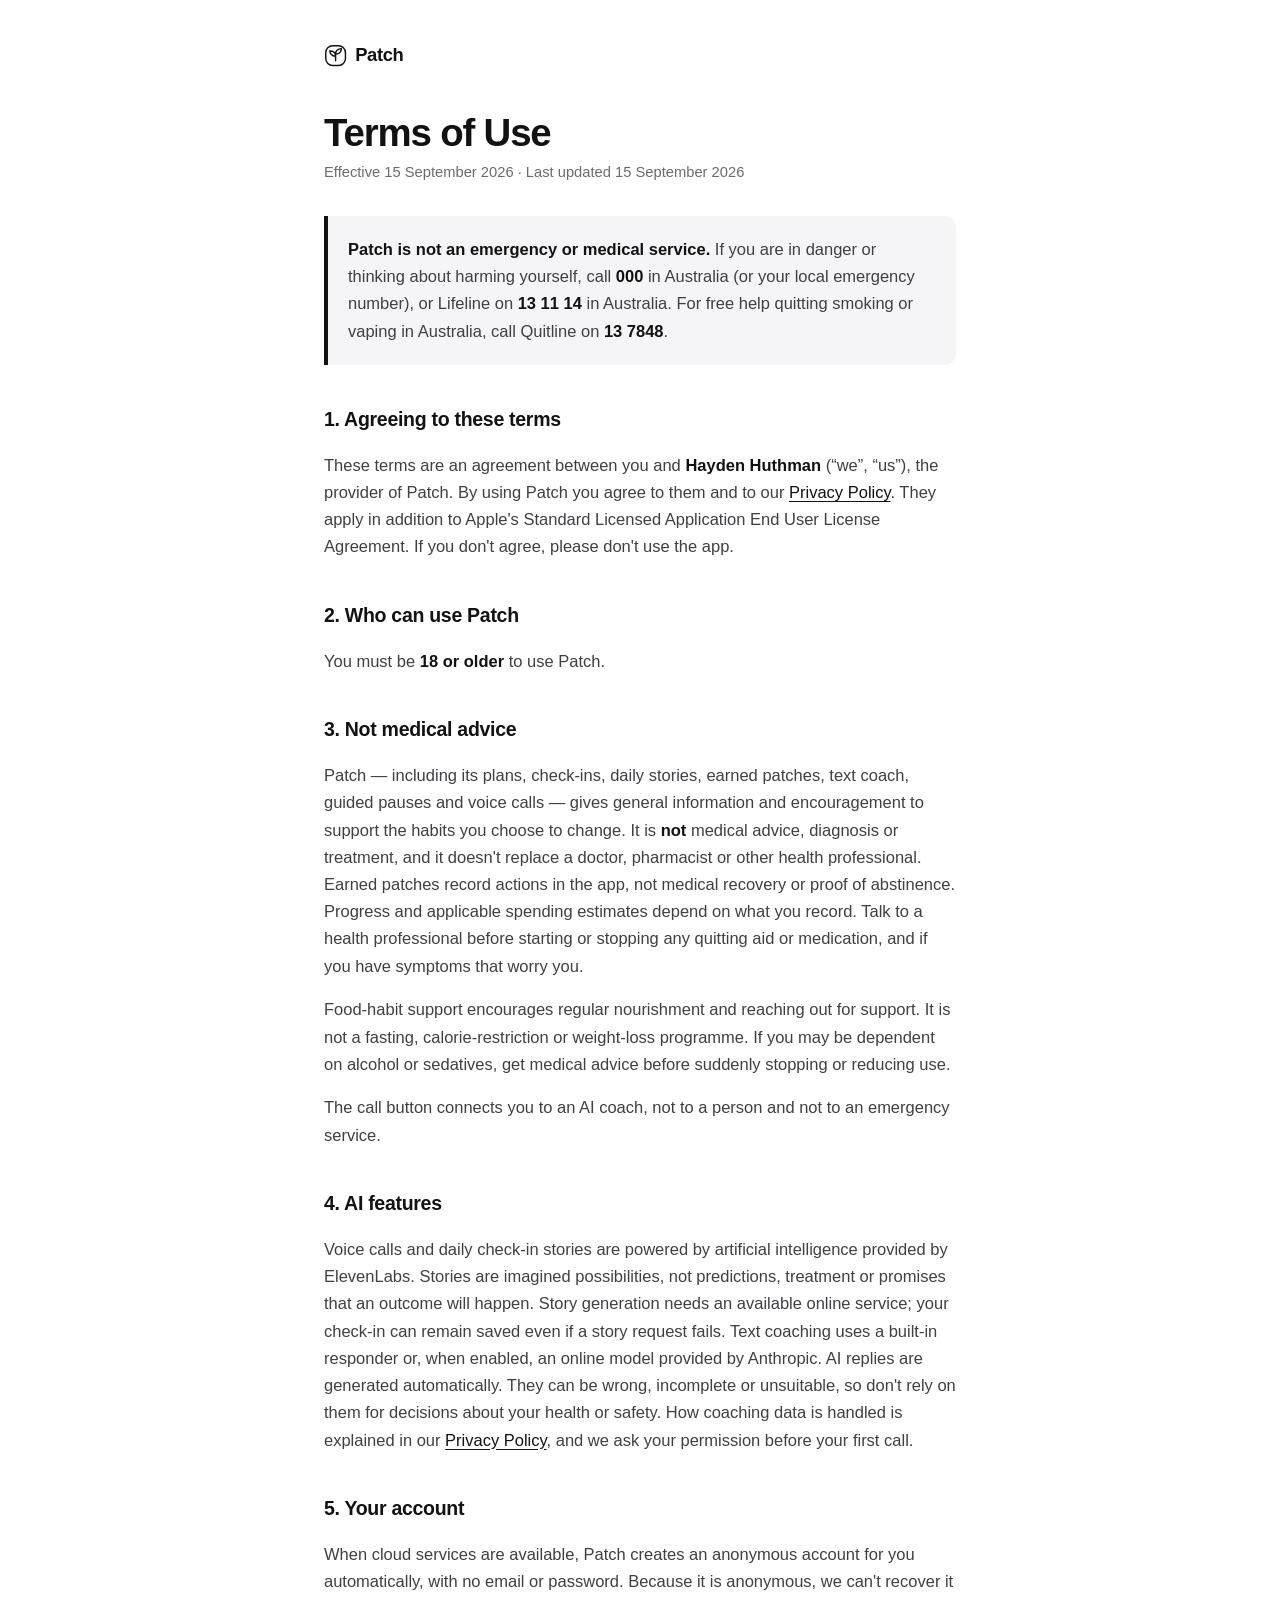
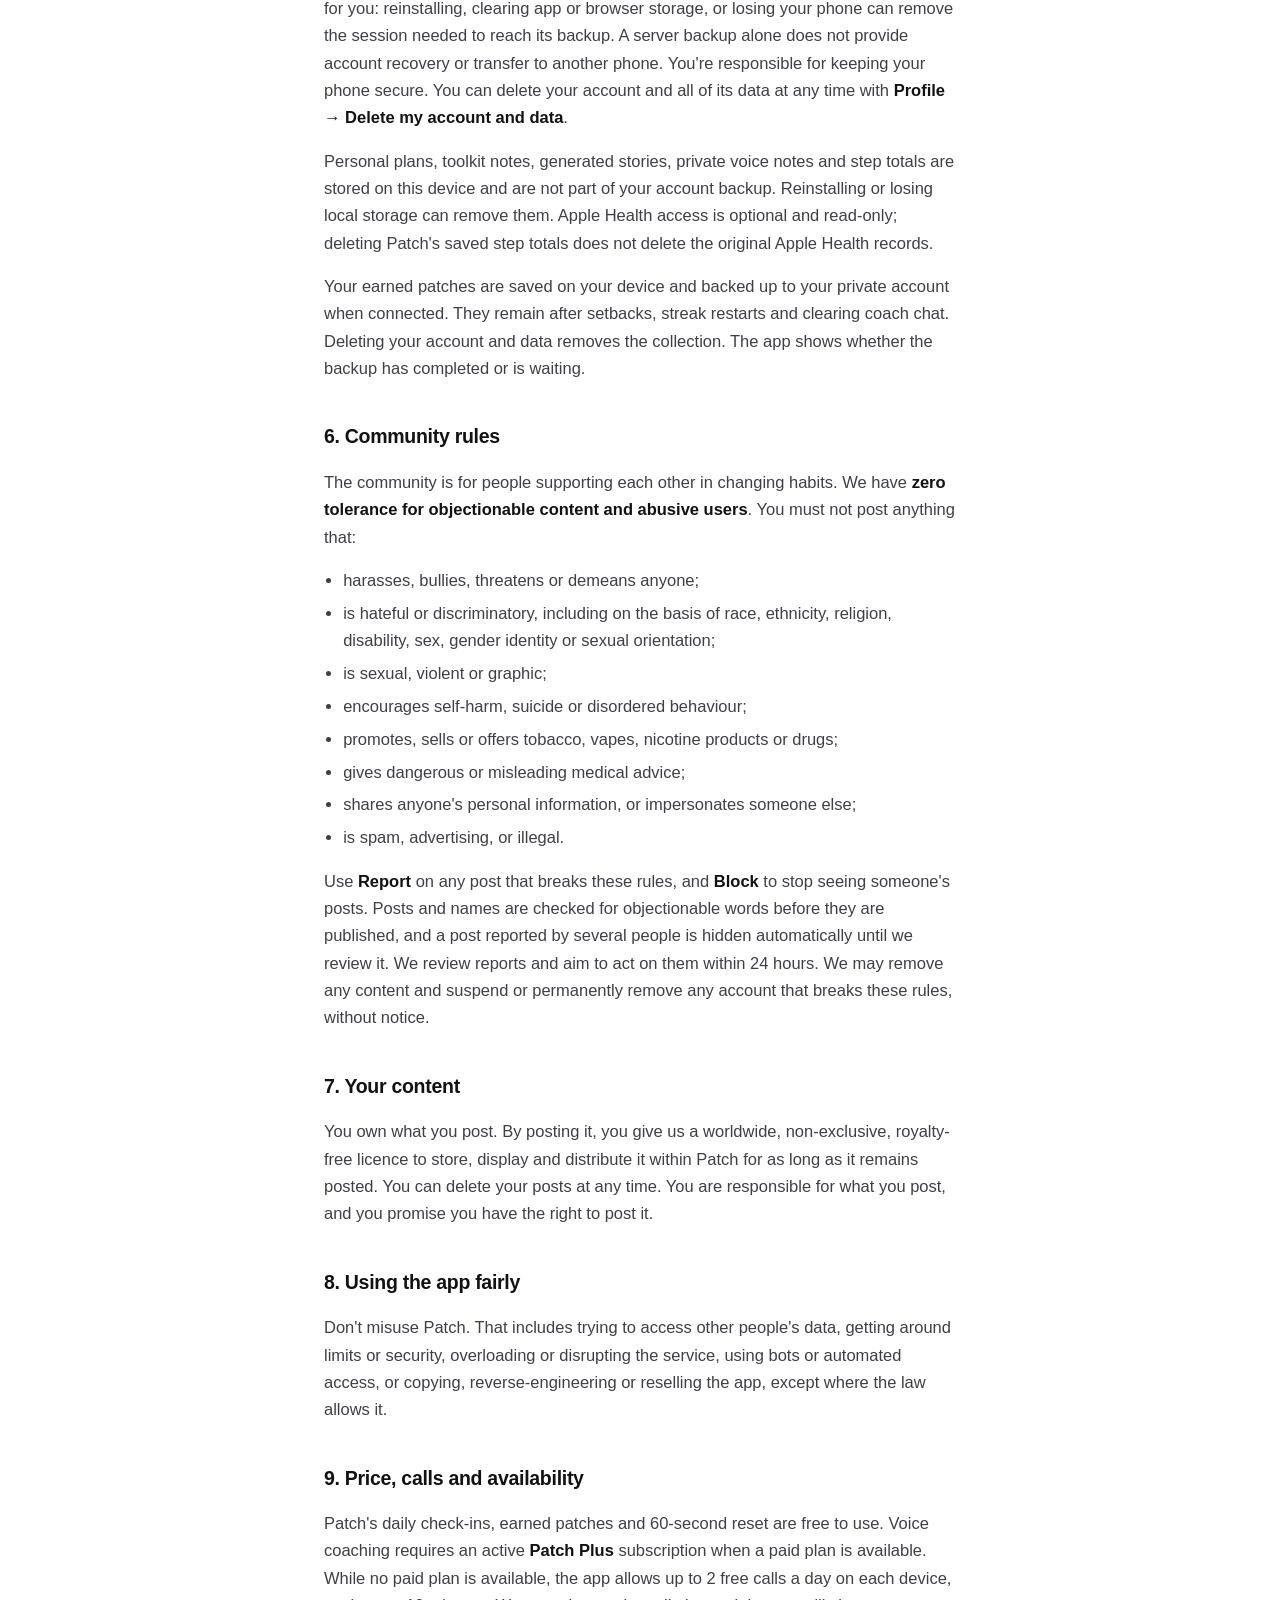
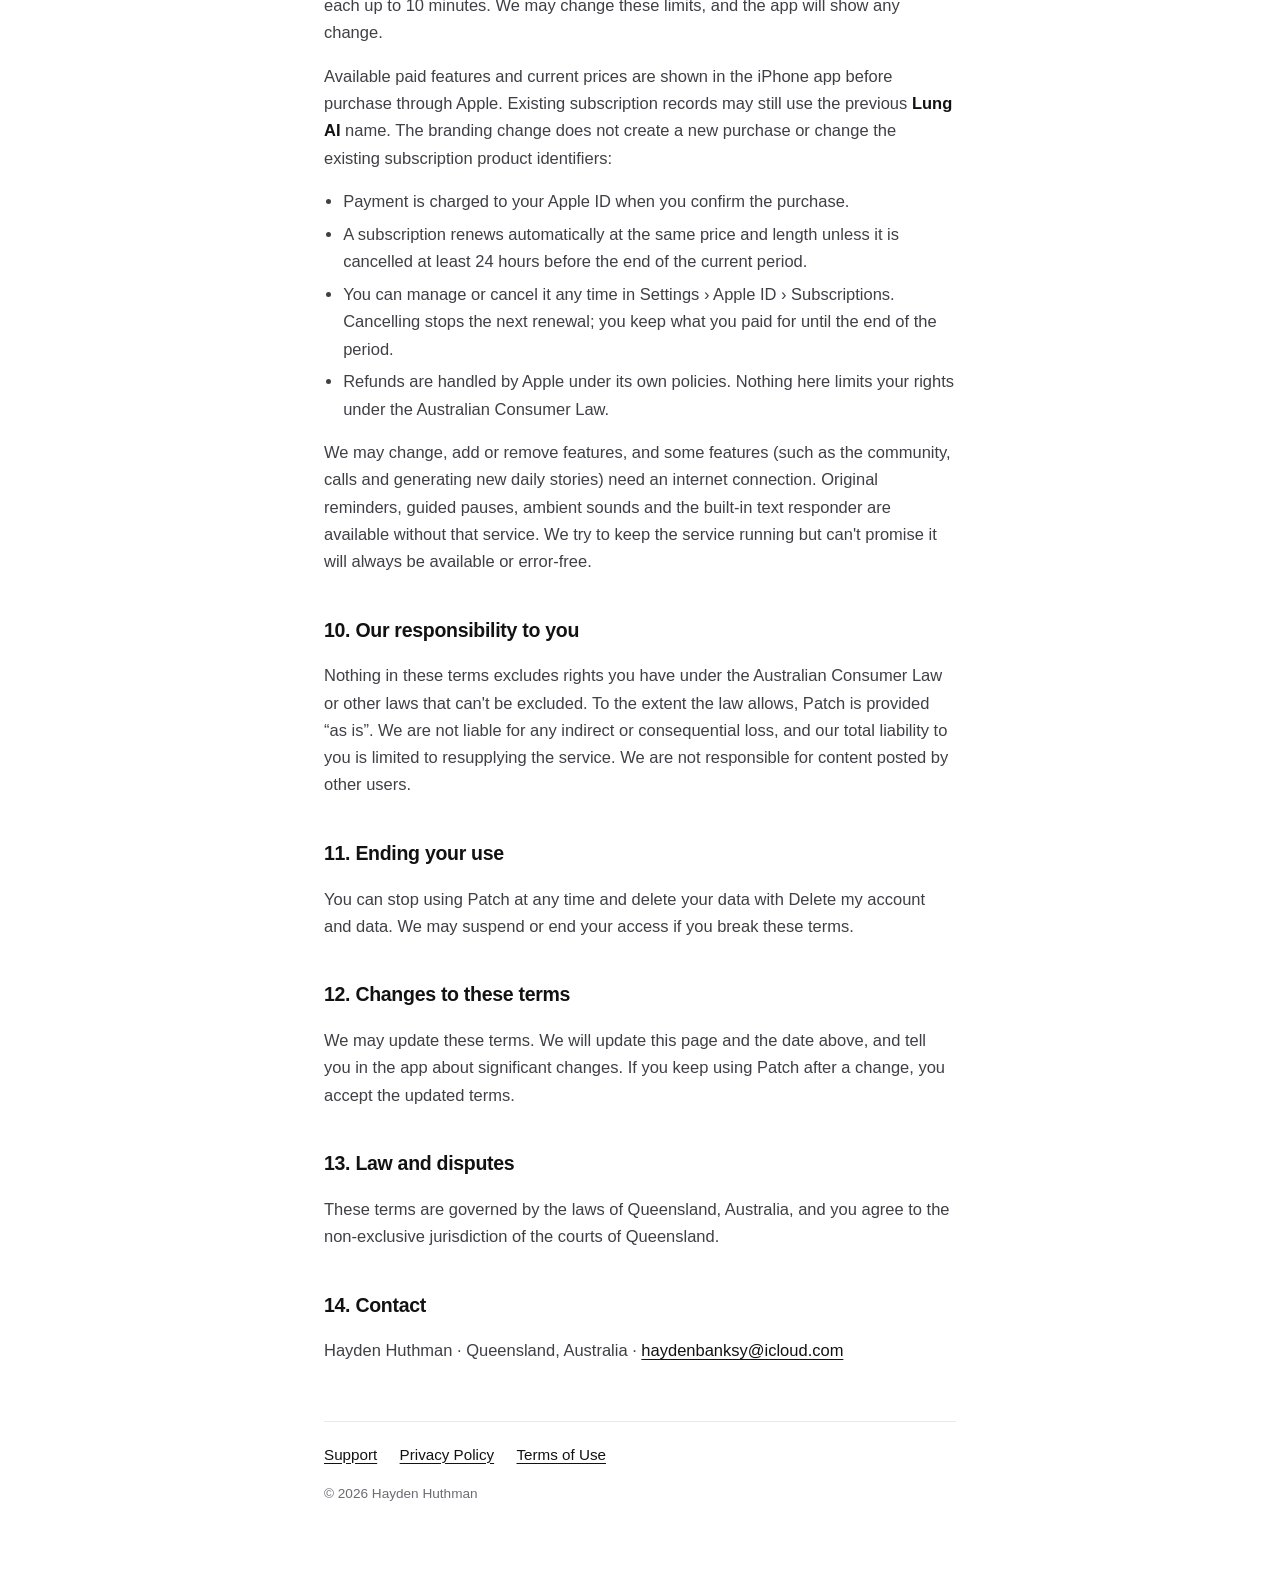
<file: terms.html>
<!doctype html>
<html lang="en-AU">
<head>
<meta charset="utf-8">
<meta name="viewport" content="width=device-width, initial-scale=1">
<title>Terms of Use · Patch</title>
<meta name="description" content="The terms for using Patch, including the community rules.">
<link rel="stylesheet" href="site.css">
</head>
<body>
<main>
  <a class="brand" href="./">
    <svg viewBox="0 0 40 40" aria-hidden="true"><rect x="3" y="3" width="34" height="34" rx="12" fill="none" stroke="currentColor" stroke-width="2.5"/><path d="M20 29V18m0 3C11 21 10 12 10 12s10-1 10 9Zm0-4c0-8 10-9 10-9s0 10-10 9Z" fill="none" stroke="currentColor" stroke-width="2.5" stroke-linecap="round" stroke-linejoin="round"/></svg>
    Patch
  </a>

  <h1>Terms of Use</h1>
  <p class="meta">Effective 15 September 2026 · Last updated 15 September 2026</p>

  <div class="urgent" role="note">
    <p><strong>Patch is not an emergency or medical service.</strong> If you are in danger or thinking about harming yourself, call <strong>000</strong> in Australia (or your local emergency number), or Lifeline on <strong>13 11 14</strong> in Australia. For free help quitting smoking or vaping in Australia, call Quitline on <strong>13 7848</strong>.</p>
  </div>

  <h2>1. Agreeing to these terms</h2>
  <p>These terms are an agreement between you and <strong>Hayden Huthman</strong> (“we”, “us”), the provider of Patch. By using Patch you agree to them and to our <a href="privacy.html">Privacy Policy</a>. They apply in addition to Apple's Standard Licensed Application End User License Agreement. If you don't agree, please don't use the app.</p>

  <h2>2. Who can use Patch</h2>
  <p>You must be <strong>18 or older</strong> to use Patch.</p>

  <h2>3. Not medical advice</h2>
  <p>Patch — including its plans, check-ins, daily stories, earned patches, text coach, guided pauses and voice calls — gives general information and encouragement to support the habits you choose to change. It is <strong>not</strong> medical advice, diagnosis or treatment, and it doesn't replace a doctor, pharmacist or other health professional. Earned patches record actions in the app, not medical recovery or proof of abstinence. Progress and applicable spending estimates depend on what you record. Talk to a health professional before starting or stopping any quitting aid or medication, and if you have symptoms that worry you.</p>
  <p>Food-habit support encourages regular nourishment and reaching out for support. It is not a fasting, calorie-restriction or weight-loss programme. If you may be dependent on alcohol or sedatives, get medical advice before suddenly stopping or reducing use.</p>
  <p>The call button connects you to an AI coach, not to a person and not to an emergency service.</p>

  <h2>4. AI features</h2>
  <p>Voice calls and daily check-in stories are powered by artificial intelligence provided by ElevenLabs. Stories are imagined possibilities, not predictions, treatment or promises that an outcome will happen. Story generation needs an available online service; your check-in can remain saved even if a story request fails. Text coaching uses a built-in responder or, when enabled, an online model provided by Anthropic. AI replies are generated automatically. They can be wrong, incomplete or unsuitable, so don't rely on them for decisions about your health or safety. How coaching data is handled is explained in our <a href="privacy.html">Privacy Policy</a>, and we ask your permission before your first call.</p>

  <h2>5. Your account</h2>
  <p>When cloud services are available, Patch creates an anonymous account for you automatically, with no email or password. Because it is anonymous, we can't recover it for you: reinstalling, clearing app or browser storage, or losing your phone can remove the session needed to reach its backup. A server backup alone does not provide account recovery or transfer to another phone. You're responsible for keeping your phone secure. You can delete your account and all of its data at any time with <strong>Profile → Delete my account and data</strong>.</p>
  <p>Personal plans, toolkit notes, generated stories, private voice notes and step totals are stored on this device and are not part of your account backup. Reinstalling or losing local storage can remove them. Apple Health access is optional and read-only; deleting Patch's saved step totals does not delete the original Apple Health records.</p>
  <p>Your earned patches are saved on your device and backed up to your private account when connected. They remain after setbacks, streak restarts and clearing coach chat. Deleting your account and data removes the collection. The app shows whether the backup has completed or is waiting.</p>

  <h2>6. Community rules</h2>
  <p>The community is for people supporting each other in changing habits. We have <strong>zero tolerance for objectionable content and abusive users</strong>. You must not post anything that:</p>
  <ul>
    <li>harasses, bullies, threatens or demeans anyone;</li>
    <li>is hateful or discriminatory, including on the basis of race, ethnicity, religion, disability, sex, gender identity or sexual orientation;</li>
    <li>is sexual, violent or graphic;</li>
    <li>encourages self-harm, suicide or disordered behaviour;</li>
    <li>promotes, sells or offers tobacco, vapes, nicotine products or drugs;</li>
    <li>gives dangerous or misleading medical advice;</li>
    <li>shares anyone's personal information, or impersonates someone else;</li>
    <li>is spam, advertising, or illegal.</li>
  </ul>
  <p>Use <strong>Report</strong> on any post that breaks these rules, and <strong>Block</strong> to stop seeing someone's posts. Posts and names are checked for objectionable words before they are published, and a post reported by several people is hidden automatically until we review it. We review reports and aim to act on them within 24 hours. We may remove any content and suspend or permanently remove any account that breaks these rules, without notice.</p>

  <h2>7. Your content</h2>
  <p>You own what you post. By posting it, you give us a worldwide, non-exclusive, royalty-free licence to store, display and distribute it within Patch for as long as it remains posted. You can delete your posts at any time. You are responsible for what you post, and you promise you have the right to post it.</p>

  <h2>8. Using the app fairly</h2>
  <p>Don't misuse Patch. That includes trying to access other people's data, getting around limits or security, overloading or disrupting the service, using bots or automated access, or copying, reverse-engineering or reselling the app, except where the law allows it.</p>

  <h2>9. Price, calls and availability</h2>
  <p>Patch's daily check-ins, earned patches and 60-second reset are free to use. Voice coaching requires an active <strong>Patch Plus</strong> subscription when a paid plan is available. While no paid plan is available, the app allows up to 2 free calls a day on each device, each up to 10 minutes. We may change these limits, and the app will show any change.</p>
  <p>Available paid features and current prices are shown in the iPhone app before purchase through Apple. Existing subscription records may still use the previous <strong>Lung AI</strong> name. The branding change does not create a new purchase or change the existing subscription product identifiers:</p>
  <ul>
    <li>Payment is charged to your Apple ID when you confirm the purchase.</li>
    <li>A subscription renews automatically at the same price and length unless it is cancelled at least 24 hours before the end of the current period.</li>
    <li>You can manage or cancel it any time in Settings › Apple ID › Subscriptions. Cancelling stops the next renewal; you keep what you paid for until the end of the period.</li>
    <li>Refunds are handled by Apple under its own policies. Nothing here limits your rights under the Australian Consumer Law.</li>
  </ul>
  <p>We may change, add or remove features, and some features (such as the community, calls and generating new daily stories) need an internet connection. Original reminders, guided pauses, ambient sounds and the built-in text responder are available without that service. We try to keep the service running but can't promise it will always be available or error-free.</p>

  <h2>10. Our responsibility to you</h2>
  <p>Nothing in these terms excludes rights you have under the Australian Consumer Law or other laws that can't be excluded. To the extent the law allows, Patch is provided “as is”. We are not liable for any indirect or consequential loss, and our total liability to you is limited to resupplying the service. We are not responsible for content posted by other users.</p>

  <h2>11. Ending your use</h2>
  <p>You can stop using Patch at any time and delete your data with Delete my account and data. We may suspend or end your access if you break these terms.</p>

  <h2>12. Changes to these terms</h2>
  <p>We may update these terms. We will update this page and the date above, and tell you in the app about significant changes. If you keep using Patch after a change, you accept the updated terms.</p>

  <h2>13. Law and disputes</h2>
  <p>These terms are governed by the laws of Queensland, Australia, and you agree to the non-exclusive jurisdiction of the courts of Queensland.</p>

  <h2>14. Contact</h2>
  <p>Hayden Huthman · Queensland, Australia · <a href="mailto:haydenbanksy@icloud.com">haydenbanksy@icloud.com</a></p>

  <nav class="legal" aria-label="Patch pages">
    <a href="./">Support</a>
    <a href="privacy.html">Privacy Policy</a>
    <a href="terms.html" aria-current="page">Terms of Use</a>
  </nav>
  <footer>© 2026 Hayden Huthman</footer>
</main>
</body>
</html>
</file>
<file: site.css>
/* Patch — public legal and support pages. */
:root {
  --bg: #ffffff;
  --ink: #121212;
  --ink-2: #3f3f45;
  --ink-3: #6b6b72;
  --line: #e7e7ec;
  --soft: #f5f5f7;
}
@media (prefers-color-scheme: dark) {
  :root {
    --bg: #0e0e10;
    --ink: #f3f3f5;
    --ink-2: #cfcfd5;
    --ink-3: #9a9aa3;
    --line: #2a2a2f;
    --soft: #18181b;
  }
}
* { box-sizing: border-box; }
html { -webkit-text-size-adjust: 100%; }
body {
  margin: 0;
  background: var(--bg);
  color: var(--ink);
  font: 16.5px/1.65 -apple-system, BlinkMacSystemFont, "SF Pro Text", "Segoe UI", Roboto, Helvetica, Arial, sans-serif;
}
main { max-width: 42rem; margin: 0 auto; padding: 2.5rem 1.25rem 5rem; }
.brand {
  display: inline-flex;
  align-items: center;
  gap: .5rem;
  color: var(--ink);
  font-weight: 800;
  font-size: 1.15rem;
  letter-spacing: -.02em;
  text-decoration: none;
}
.brand svg { width: 1.45rem; height: auto; display: block; }
h1 {
  margin: 2.25rem 0 .35rem;
  font-size: clamp(1.9rem, 5vw, 2.4rem);
  line-height: 1.12;
  letter-spacing: -.03em;
  text-wrap: balance;
}
.meta { margin: 0 0 2rem; color: var(--ink-3); font-size: .92rem; }
h2 {
  margin: 2.4rem 0 .5rem;
  font-size: 1.22rem;
  letter-spacing: -.015em;
  text-wrap: balance;
}
h3 { margin: 1.5rem 0 .3rem; font-size: 1.02rem; }
p, li { color: var(--ink-2); }
ul { padding-left: 1.2rem; }
li + li { margin-top: .35rem; }
strong { color: var(--ink); }
a { color: var(--ink); text-underline-offset: 3px; }
a:focus-visible { outline: 2px solid var(--ink); outline-offset: 2px; border-radius: 2px; }
.summary {
  margin: 1.5rem 0 0;
  padding: 1.1rem 1.25rem;
  border: 1px solid var(--line);
  border-radius: 16px;
  background: var(--soft);
}
.summary h2 { margin-top: 0; }
.urgent {
  margin: 1.5rem 0;
  padding: 1rem 1.25rem;
  border-left: 4px solid var(--ink);
  background: var(--soft);
  border-radius: 0 12px 12px 0;
}
.urgent p { margin: .25rem 0; }
nav.legal {
  display: flex;
  flex-wrap: wrap;
  gap: .5rem 1.4rem;
  margin-top: 3.5rem;
  padding-top: 1.25rem;
  border-top: 1px solid var(--line);
  font-size: .95rem;
}
footer { margin-top: 1rem; color: var(--ink-3); font-size: .85rem; }
</file>
<file: share/styles.css>
@font-face{font-family:'Patch Fraunces';src:url('./fraunces.woff2') format('woff2');font-weight:100 900;font-display:swap}
@font-face{font-family:'Patch Inter';src:url('./inter-var.woff2') format('woff2');font-weight:100 900;font-display:swap}
:root{color-scheme:light;--teal:#174A49;--cream:#FFFCF3;--muted:#526C61;--orange:#EC9456;font-family:'Patch Inter',sans-serif;color:var(--teal);background:var(--cream);font-synthesis:none}
*{box-sizing:border-box}body{margin:0}a{color:inherit;text-decoration:none}button,input{font:inherit}button,a{-webkit-tap-highlight-color:transparent}button:focus-visible,a:focus-visible,input:focus-visible{outline:3px solid #b66b33;outline-offset:5px}button{cursor:pointer}button:disabled{cursor:wait;opacity:.6}[hidden]{display:none!important}
.header{max-width:1192px;margin:auto;padding:32px 40px;display:flex;align-items:center;justify-content:space-between;gap:20px}.wordmark{font:900 48px/1 'Patch Fraunces',Georgia,serif;letter-spacing:-3px;display:inline-flex;align-items:baseline;font-variation-settings:'SOFT' 100,'WONK' 1}.wordmark-a{position:relative}.wordmark-a i{position:absolute;width:.19em;height:.18em;left:.18em;top:.46em;border-radius:.045em;background:var(--orange);border:1px dashed var(--cream);transform:rotate(-9deg)}.header-note{font-size:12px;color:var(--muted)}main{max-width:1192px;margin:auto;padding:42px 40px 0;display:grid;grid-template-columns:minmax(0,1fr) minmax(0,510px);gap:54px 65px;align-items:center}.eyebrow{font-size:10px;font-weight:650;letter-spacing:2px;line-height:1.6;display:block}.intro h1{font:750 clamp(48px,5.8vw,76px)/1.05 'Patch Fraunces',Georgia,serif;letter-spacing:-3.8px;margin:22px 0 25px}.intro p,.bottom-cta p{font-size:15px;line-height:1.8;color:var(--muted);max-width:340px}.primary{border:0;display:inline-flex;align-items:center;justify-content:center;gap:28px;min-height:54px;padding:16px 22px;border-radius:16px;background:var(--teal);color:var(--cream);font-size:13px;font-weight:600}.primary:hover{background:#285D58}.primary span{font-size:22px;line-height:1}.intro-cta{margin-top:18px}.intro-footnote{display:block;color:var(--muted);font-size:11px;margin-top:17px}.shared{width:100%;min-width:0}.card{background:var(--teal);padding:14px 14px 0;border-radius:28px;box-shadow:0 18px 50px #174A4912;overflow:hidden}.card-inner{position:relative;isolation:isolate;background:var(--cream);border-radius:19px;display:flex;align-items:center;flex-direction:column;padding:30px 20px 29px}.card-inner:before{content:'';position:absolute;inset:8px;border:1px dashed #CACCB9;border-radius:13px;z-index:-1}.card-wordmark{font-size:36px;letter-spacing:-2.3px}.card-kicker{font-size:9px;letter-spacing:1.7px;color:var(--muted);font-weight:600;margin-top:17px}.day-heading{margin:26px 0 0;display:flex;align-items:center;flex-direction:column}.day-label{font:700 27px/1 'Patch Fraunces',Georgia,serif}.day-number{font:800 clamp(88px,12vw,124px)/1.07 'Patch Fraunces',Georgia,serif;letter-spacing:-5px;margin:2px 0 4px}.day-number[data-digits='5']{font-size:87px}.day-number[data-digits='4']{font-size:105px}.day-caption{font-size:13px;font-weight:500;color:var(--muted);margin-top:8px}.mascot{width:148px;height:148px;object-fit:contain;mix-blend-mode:multiply;margin:7px 0 -3px}.card blockquote{font:650 23px/1.3 'Patch Fraunces',Georgia,serif;margin:0;max-width:350px;text-align:center;letter-spacing:-.4px;min-height:61px;display:flex;align-items:center;justify-content:center}.card-footer{text-align:center;padding:20px 12px 16px;font-size:13px;font-weight:550;color:var(--cream);line-height:1.5}.card-footer span{font-size:10px;color:#C1D2C5;display:block;margin-top:5px}.card-actions{display:grid;grid-template-columns:1fr 1fr;gap:10px;margin-top:18px}.secondary{min-height:46px;border:1px solid #D4D9C9;background:transparent;color:var(--teal);border-radius:13px;font-size:12px;font-weight:600;display:flex;align-items:center;justify-content:center;gap:15px}.secondary:hover{background:#F3EEDD}.snapshot-note{font-size:10px;line-height:1.7;text-align:center;color:var(--muted);max-width:340px;margin:9px auto 0}.status{font-size:12px;line-height:1.5;margin:10px 0 0;text-align:center;color:var(--teal)}.status:empty{display:none}.manual-copy{margin-top:12px;font-size:12px}.manual-copy label{display:block;margin-bottom:8px}.manual-copy input{width:100%;border:1px solid #D4D9C9;border-radius:10px;padding:12px;color:var(--teal);background:#fff;font-size:12px}.unavailable{background:#F3EEDD;border:1px dashed #BFCAB8;border-radius:24px;padding:24px;text-align:center}.unavailable img{mix-blend-mode:multiply;max-width:100%;height:auto}.unavailable h2{font:700 28px/1.2 'Patch Fraunces',Georgia,serif;margin:4px 0 16px}.unavailable p{font-size:14px;line-height:1.7;color:var(--muted)}.bottom-cta{grid-column:1/-1;text-align:center;border-top:1px dashed #C7CEBA;margin-top:22px;padding:62px 20px 65px}.bottom-cta h2{font:750 43px/1.12 'Patch Fraunces',Georgia,serif;letter-spacing:-1.8px;margin:18px 0}.bottom-cta p{max-width:400px;margin:0 auto 27px}.page-footer{max-width:1112px;margin:0 auto;padding:24px 0 32px;border-top:1px solid #E2E3D5;display:flex;align-items:center;justify-content:space-between;color:var(--muted);font-size:10px;gap:18px}.page-footer nav{display:flex;gap:18px}.page-footer a{padding:8px 0}.page-footer a:hover{text-decoration:underline}
@media(max-width:760px){.header{padding:24px 24px 15px}.wordmark{font-size:41px}.header-note{font-size:10px}main{grid-template-columns:minmax(0,1fr);max-width:510px;padding:20px 24px 0;gap:27px}.intro{text-align:center}.intro .eyebrow{font-size:8px;letter-spacing:1.6px}.intro h1{font-size:38px;letter-spacing:-1.5px;margin:15px 0 12px}.intro h1 br{display:none}.intro p{font-size:12px;line-height:1.65;max-width:280px;margin:0 auto}.intro-cta,.intro-footnote{display:none}.card{border-radius:22px;padding:12px 12px 0}.card-inner{border-radius:15px;padding:25px 17px 24px}.card-wordmark{font-size:31px}.card-kicker{font-size:7px;letter-spacing:1.25px;margin-top:15px}.day-heading{margin-top:22px}.day-label{font-size:23px}.day-number{font-size:105px;letter-spacing:-4px}.day-number[data-digits='5']{font-size:68px;letter-spacing:-2px}.day-number[data-digits='4']{font-size:84px}.day-caption{font-size:11px;margin-top:5px}.mascot{width:137px;height:137px;margin:5px 0 -3px}.card blockquote{font-size:21px;max-width:278px;min-height:55px}.card-footer{font-size:11px;padding:17px 8px 13px}.card-footer span{font-size:8px}.bottom-cta{margin-top:11px;padding:36px 0 39px}.bottom-cta h2{font-size:34px;letter-spacing:-1px}.bottom-cta p{font-size:13px}.primary{font-size:12px;gap:20px;padding:15px 18px}.page-footer{margin:0 24px;align-items:flex-start;line-height:1.6;font-size:9px}.page-footer nav{gap:14px;white-space:nowrap}}
@media(prefers-reduced-motion:no-preference){.primary,.secondary{transition:background .15s}}
.timer-display{display:flex;flex-direction:column;align-items:center;gap:8px;margin:8px 0 9px}.journey-clock{font-size:32px;line-height:1.1;font-weight:650;letter-spacing:1px;font-variant-numeric:tabular-nums}.clock-labels{display:flex;align-items:center;justify-content:center;gap:12px;font-size:8px;font-weight:550;letter-spacing:.6px;text-transform:uppercase;color:var(--muted)}.clock-labels i{font-style:normal}.day-number[data-digits='6'],.day-number[data-digits='7']{font-size:64px;letter-spacing:-2px}.image-note{font-size:11px;line-height:1.6;text-align:center;color:var(--muted);max-width:370px;margin:14px auto 0}.refresh-image{display:block;padding:9px 12px;margin:0 auto;border:0;background:none;color:var(--teal);font-size:11px;text-decoration:underline;text-underline-offset:3px;min-height:42px}.refresh-image:hover{color:#B3672F}
@media(max-width:760px){.journey-clock{font-size:27px}.clock-labels{font-size:7px;gap:9px}.timer-display{gap:6px;margin:7px 0}.day-number[data-digits='6'],.day-number[data-digits='7']{font-size:53px}}
.card:has(.day-number[hidden]) .journey-clock{font-size:clamp(23px,5vw,38px);line-height:1.4;white-space:normal}.day-number[hidden],.clock-labels[hidden]{display:none}
</file>
